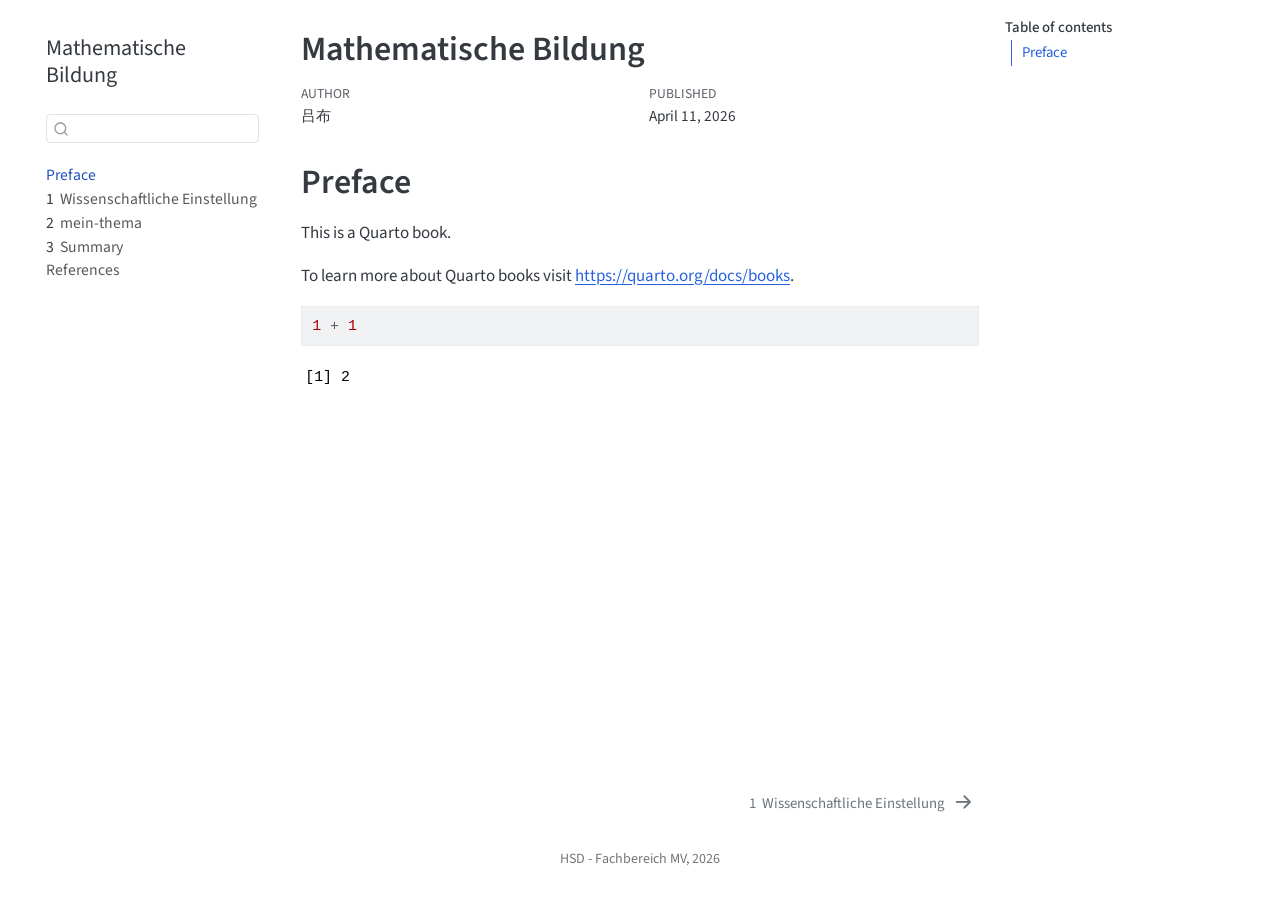
<file: index.html>
<!DOCTYPE html>
<html xmlns="http://www.w3.org/1999/xhtml" lang="en" xml:lang="en"><head>

<meta charset="utf-8">
<meta name="generator" content="quarto-1.10.18">

<meta name="viewport" content="width=device-width, initial-scale=1.0, user-scalable=yes">

<meta name="author" content="吕布">
<meta name="dcterms.date" content="2026-04-11">

<title>Mathematische Bildung</title>
<style>
/* Default styles provided by pandoc.
** See https://pandoc.org/MANUAL.html#variables-for-html for config info.
*/
span.smallcaps{font-variant: small-caps;}
div.columns{display: flex; gap: 1.5em;}
div.column{flex: auto;}
@media screen {
div.columns{gap: min(4vw, 1.5em);}
div.column{overflow-x: auto;}
}
div.hanging-indent{margin-left: 1.5em; text-indent: -1.5em;}
ul.task-list{list-style: none;}
ul.task-list li input[type="checkbox"] {
  width: 0.8em;
  margin: 0 0.8em 0.2em -1em; /* quarto-specific, see https://github.com/quarto-dev/quarto-cli/issues/4556 */ 
  vertical-align: middle;
}
/* CSS for syntax highlighting */
html { -webkit-text-size-adjust: 100%; }
pre > code.sourceCode { white-space: pre; position: relative; }
pre > code.sourceCode > span { display: inline-block; line-height: 1.25; }
pre > code.sourceCode > span:empty { height: 1.2em; }
.sourceCode { overflow: visible; }
code.sourceCode > span { color: inherit; text-decoration: inherit; }
div.sourceCode { margin: 1em 0; }
pre.sourceCode { margin: 0; }
@media screen {
div.sourceCode { overflow: auto; }
}
@media print {
pre > code.sourceCode { white-space: pre-wrap; }
pre > code.sourceCode > span { text-indent: -5em; padding-left: 5em; }
}
pre.numberSource code
  { counter-reset: source-line 0; }
pre.numberSource code > span
  { position: relative; left: -4em; counter-increment: source-line; }
pre.numberSource code > span > a:first-child::before
  { content: counter(source-line);
    position: relative; left: -1em; text-align: right; vertical-align: baseline;
    border: none; display: inline-block;
    -webkit-touch-callout: none; -webkit-user-select: none;
    -khtml-user-select: none; -moz-user-select: none;
    -ms-user-select: none; user-select: none;
    padding: 0 4px; width: 4em;
  }
pre.numberSource { margin-left: 3em;  padding-left: 4px; }
div.sourceCode
  {   }
@media screen {
pre > code.sourceCode > span > a:first-child::before { text-decoration: underline; }
}
</style>


<script src="site_libs/quarto-nav/quarto-nav.js"></script>
<script src="site_libs/quarto-nav/headroom.min.js"></script>
<script src="site_libs/clipboard/clipboard.min.js"></script>
<script src="site_libs/quarto-search/autocomplete.umd.js"></script>
<script src="site_libs/quarto-search/fuse.min.js"></script>
<script src="site_libs/quarto-search/quarto-search.js"></script>
<meta name="quarto:offset" content="./">
<link href="./intro.html" rel="next">
<script src="site_libs/quarto-html/quarto.js" type="module"></script>
<script src="site_libs/quarto-html/tabsets/tabsets.js" type="module"></script>
<script src="site_libs/quarto-html/popper.min.js"></script>
<script src="site_libs/quarto-html/tippy.umd.min.js"></script>
<script src="site_libs/quarto-html/anchor.min.js"></script>
<link href="site_libs/quarto-html/tippy.css" rel="stylesheet">
<link href="site_libs/quarto-html/quarto-syntax-highlighting-64a204ab8560d761af7679ceaba22944.css" rel="stylesheet" id="quarto-text-highlighting-styles">
<script src="site_libs/bootstrap/bootstrap.min.js"></script>
<link href="site_libs/bootstrap/bootstrap-icons.css" rel="stylesheet">
<link href="site_libs/bootstrap/bootstrap-77e3a8b38871266a3f47dbc46bde52b4.min.css" rel="stylesheet" append-hash="true" id="quarto-bootstrap" data-mode="light">
<script id="quarto-search-options" type="application/json">{
  "location": "sidebar",
  "copy-button": false,
  "collapse-after": 3,
  "panel-placement": "start",
  "type": "textbox",
  "limit": 50,
  "keyboard-shortcut": [
    "f",
    "/",
    "s"
  ],
  "show-item-context": false,
  "language": {
    "search-no-results-text": "No results",
    "search-matching-documents-text": "matching documents",
    "search-copy-link-title": "Copy link to search",
    "search-hide-matches-text": "Hide additional matches",
    "search-more-match-text": "more match in this document",
    "search-more-matches-text": "more matches in this document",
    "search-clear-button-title": "Clear",
    "search-text-placeholder": "",
    "search-detached-cancel-button-title": "Cancel",
    "search-submit-button-title": "Submit",
    "search-label": "Search"
  }
}</script>


</head>

<body class="nav-sidebar floating quarto-light">

<div id="quarto-search-results"></div>
  <header id="quarto-header" class="headroom fixed-top">
  <nav class="quarto-secondary-nav">
    <div class="container-fluid d-flex">
      <button type="button" class="quarto-btn-toggle btn" data-bs-toggle="collapse" role="button" data-bs-target=".quarto-sidebar-collapse-item" aria-controls="quarto-sidebar" aria-expanded="false" aria-label="Toggle sidebar navigation" onclick="if (window.quartoToggleHeadroom) { window.quartoToggleHeadroom(); }">
        <i class="bi bi-layout-text-sidebar-reverse"></i>
      </button>
        <nav class="quarto-page-breadcrumbs" aria-label="breadcrumb"><ol class="breadcrumb"><li class="breadcrumb-item"><a href="./index.html">Preface</a></li></ol></nav>
        <a class="flex-grow-1" role="navigation" data-bs-toggle="collapse" data-bs-target=".quarto-sidebar-collapse-item" aria-controls="quarto-sidebar" aria-expanded="false" aria-label="Toggle sidebar navigation" onclick="if (window.quartoToggleHeadroom) { window.quartoToggleHeadroom(); }">      
        </a>
      <button type="button" class="btn quarto-search-button" aria-label="Search" onclick="window.quartoOpenSearch();">
        <i class="bi bi-search"></i>
      </button>
    </div>
  </nav>
</header>
<!-- content -->
<div id="quarto-content" class="quarto-container page-columns page-rows-contents page-layout-article">
<!-- sidebar -->
  <nav id="quarto-sidebar" class="sidebar collapse collapse-horizontal quarto-sidebar-collapse-item sidebar-navigation floating overflow-auto">
    <div class="pt-lg-2 mt-2 text-left sidebar-header">
    <div class="sidebar-title mb-0 py-0">
      <a href="./">Mathematische Bildung</a> 
    </div>
      </div>
        <div class="mt-2 flex-shrink-0 align-items-center">
        <div class="sidebar-search">
        <div id="quarto-search" class="" title="Search"></div>
        </div>
        </div>
    <div class="sidebar-menu-container"> 
    <ul class="list-unstyled mt-1">
        <li class="sidebar-item">
  <div class="sidebar-item-container"> 
  <a href="./index.html" class="sidebar-item-text sidebar-link active">
 <span class="menu-text">Preface</span></a>
  </div>
</li>
        <li class="sidebar-item">
  <div class="sidebar-item-container"> 
  <a href="./intro.html" class="sidebar-item-text sidebar-link">
 <span class="menu-text"><span class="chapter-number">1</span>&nbsp; <span class="chapter-title">Wissenschaftliche Einstellung</span></span></a>
  </div>
</li>
        <li class="sidebar-item">
  <div class="sidebar-item-container"> 
  <a href="./parts/mein-thema.html" class="sidebar-item-text sidebar-link">
 <span class="menu-text"><span class="chapter-number">2</span>&nbsp; <span class="chapter-title">mein-thema</span></span></a>
  </div>
</li>
        <li class="sidebar-item">
  <div class="sidebar-item-container"> 
  <a href="./summary.html" class="sidebar-item-text sidebar-link">
 <span class="menu-text"><span class="chapter-number">3</span>&nbsp; <span class="chapter-title">Summary</span></span></a>
  </div>
</li>
        <li class="sidebar-item">
  <div class="sidebar-item-container"> 
  <a href="./references.html" class="sidebar-item-text sidebar-link">
 <span class="menu-text">References</span></a>
  </div>
</li>
    </ul>
    </div>
</nav>
<div id="quarto-sidebar-glass" class="quarto-sidebar-collapse-item" data-bs-toggle="collapse" data-bs-target=".quarto-sidebar-collapse-item"></div>
<!-- margin-sidebar -->
    <div id="quarto-margin-sidebar" class="sidebar margin-sidebar">
        <nav id="TOC" role="doc-toc" class="toc-active">
    <h2 id="toc-title">Table of contents</h2>
   
  <ul>
  <li><a href="#preface" id="toc-preface" class="nav-link active" data-scroll-target="#preface">Preface</a></li>
  </ul>
</nav>
    </div>
<!-- main -->
<main class="content" id="quarto-document-content">

<header id="title-block-header" class="quarto-title-block default">
<div class="quarto-title">
<h1 class="title">Mathematische Bildung</h1>
</div>



<div class="quarto-title-meta">

    <div>
    <div class="quarto-title-meta-heading">Author</div>
    <div class="quarto-title-meta-contents">
             <p>吕布 </p>
          </div>
  </div>
    
    <div>
    <div class="quarto-title-meta-heading">Published</div>
    <div class="quarto-title-meta-contents">
      <p class="date">April 11, 2026</p>
    </div>
  </div>
  
    
  </div>
  


</header>


<section id="preface" class="level1 unnumbered">
<h1 class="unnumbered">Preface</h1>
<p>This is a Quarto book.</p>
<p>To learn more about Quarto books visit <a href="https://quarto.org/docs/books" class="uri">https://quarto.org/docs/books</a>.</p>
<div class="cell">
<div class="code-copy-outer-scaffold"><div class="sourceCode cell-code" id="cb1"><pre class="sourceCode r code-with-copy"><code class="sourceCode r"><span id="cb1-1"><a href="#cb1-1" aria-hidden="true" tabindex="-1"></a><span class="dv">1</span> <span class="sc">+</span> <span class="dv">1</span></span></code></pre></div><button title="Copy to Clipboard" class="code-copy-button"><i class="bi"></i></button></div>
<div class="cell-output cell-output-stdout">
<pre><code>[1] 2</code></pre>
</div>
</div>


</section>

</main> <!-- /main -->
<script id="quarto-html-after-body" type="application/javascript">
  window.document.addEventListener("DOMContentLoaded", function (event) {
    const icon = "";
    const anchorJS = new window.AnchorJS();
    anchorJS.options = {
      placement: 'right',
      icon: icon
    };
    anchorJS.add('.anchored');
    const isCodeAnnotation = (el) => {
      for (const clz of el.classList) {
        if (clz.startsWith('code-annotation-')) {                     
          return true;
        }
      }
      return false;
    }
    const onCopySuccess = function(e) {
      // button target
      const button = e.trigger;
      // don't keep focus
      button.blur();
      // flash "checked"
      button.classList.add('code-copy-button-checked');
      var currentTitle = button.getAttribute("title");
      button.setAttribute("title", "Copied!");
      let tooltip;
      if (window.bootstrap) {
        button.setAttribute("data-bs-toggle", "tooltip");
        button.setAttribute("data-bs-placement", "left");
        button.setAttribute("data-bs-title", "Copied!");
        tooltip = new bootstrap.Tooltip(button, 
          { trigger: "manual", 
            customClass: "code-copy-button-tooltip",
            offset: [0, -8]});
        tooltip.show();    
      }
      setTimeout(function() {
        if (tooltip) {
          tooltip.hide();
          button.removeAttribute("data-bs-title");
          button.removeAttribute("data-bs-toggle");
          button.removeAttribute("data-bs-placement");
        }
        button.setAttribute("title", currentTitle);
        button.classList.remove('code-copy-button-checked');
      }, 1000);
      // clear code selection
      e.clearSelection();
    }
    const getTextToCopy = function(trigger) {
      const outerScaffold = trigger.parentElement.cloneNode(true);
      const codeEl = outerScaffold.querySelector('code');
      for (const childEl of codeEl.children) {
        if (isCodeAnnotation(childEl)) {
          childEl.remove();
        }
      }
      return codeEl.innerText;
    }
    const clipboard = new window.ClipboardJS('.code-copy-button:not([data-in-quarto-modal])', {
      text: getTextToCopy
    });
    clipboard.on('success', onCopySuccess);
    if (window.document.getElementById('quarto-embedded-source-code-modal')) {
      const clipboardModal = new window.ClipboardJS('.code-copy-button[data-in-quarto-modal]', {
        text: getTextToCopy,
        container: window.document.getElementById('quarto-embedded-source-code-modal')
      });
      clipboardModal.on('success', onCopySuccess);
    }
      var localhostRegex = new RegExp(/^(?:http|https):\/\/localhost\:?[0-9]*\//);
      var mailtoRegex = new RegExp(/^mailto:/);
        var filterRegex = new RegExp('/' + window.location.host + '/');
      var isInternal = (href) => {
          return filterRegex.test(href) || localhostRegex.test(href) || mailtoRegex.test(href);
      }
      // Inspect non-navigation links and adorn them if external
     var links = window.document.querySelectorAll('a[href]:not(.nav-link):not(.navbar-brand):not(.toc-action):not(.sidebar-link):not(.sidebar-item-toggle):not(.pagination-link):not(.no-external):not([aria-hidden]):not(.dropdown-item):not(.quarto-navigation-tool):not(.about-link)');
      for (var i=0; i<links.length; i++) {
        const link = links[i];
        if (!isInternal(link.href)) {
          // undo the damage that might have been done by quarto-nav.js in the case of
          // links that we want to consider external
          if (link.dataset.originalHref !== undefined) {
            link.href = link.dataset.originalHref;
          }
        }
      }
    function tippyHover(el, contentFn, onTriggerFn, onUntriggerFn) {
      const config = {
        allowHTML: true,
        maxWidth: 500,
        delay: 100,
        arrow: false,
        appendTo: function(el) {
            return el.parentElement;
        },
        interactive: true,
        interactiveBorder: 10,
        theme: 'quarto',
        placement: 'bottom-start',
      };
      if (contentFn) {
        config.content = contentFn;
      }
      if (onTriggerFn) {
        config.onTrigger = onTriggerFn;
      }
      if (onUntriggerFn) {
        config.onUntrigger = onUntriggerFn;
      }
      window.tippy(el, config); 
    }
    const noterefs = window.document.querySelectorAll('a[role="doc-noteref"]');
    for (var i=0; i<noterefs.length; i++) {
      const ref = noterefs[i];
      tippyHover(ref, function() {
        // use id or data attribute instead here
        let href = ref.getAttribute('data-footnote-href') || ref.getAttribute('href');
        try { href = new URL(href).hash; } catch {}
        const id = href.replace(/^#\/?/, "");
        const note = window.document.getElementById(id);
        if (note) {
          return note.innerHTML;
        } else {
          return "";
        }
      });
    }
    const xrefs = window.document.querySelectorAll('a.quarto-xref');
    const processXRef = (id, note) => {
      // Strip column container classes
      const stripColumnClz = (el) => {
        el.classList.remove("page-full", "page-columns");
        if (el.children) {
          for (const child of el.children) {
            stripColumnClz(child);
          }
        }
      }
      stripColumnClz(note)
      if (id === null || id.startsWith('sec-')) {
        // Special case sections, only their first couple elements
        const container = document.createElement("div");
        if (note.children && note.children.length > 2) {
          container.appendChild(note.children[0].cloneNode(true));
          for (let i = 1; i < note.children.length; i++) {
            const child = note.children[i];
            if (child.tagName === "P" && child.innerText === "") {
              continue;
            } else {
              container.appendChild(child.cloneNode(true));
              break;
            }
          }
          if (window.Quarto?.typesetMath) {
            window.Quarto.typesetMath(container);
          }
          return container.innerHTML
        } else {
          if (window.Quarto?.typesetMath) {
            window.Quarto.typesetMath(note);
          }
          return note.innerHTML;
        }
      } else {
        // Remove any anchor links if they are present
        const anchorLink = note.querySelector('a.anchorjs-link');
        if (anchorLink) {
          anchorLink.remove();
        }
        if (window.Quarto?.typesetMath) {
          window.Quarto.typesetMath(note);
        }
        if (note.classList.contains("callout")) {
          return note.outerHTML;
        } else {
          return note.innerHTML;
        }
      }
    }
    for (var i=0; i<xrefs.length; i++) {
      const xref = xrefs[i];
      tippyHover(xref, undefined, function(instance) {
        instance.disable();
        let url = xref.getAttribute('href');
        let hash = undefined; 
        if (url.startsWith('#')) {
          hash = url;
        } else {
          try { hash = new URL(url).hash; } catch {}
        }
        if (hash) {
          const id = hash.replace(/^#\/?/, "");
          const note = window.document.getElementById(id);
          if (note !== null) {
            try {
              const html = processXRef(id, note.cloneNode(true));
              instance.setContent(html);
            } finally {
              instance.enable();
              instance.show();
            }
          } else {
            // See if we can fetch this
            fetch(url.split('#')[0])
            .then(res => res.text())
            .then(html => {
              const parser = new DOMParser();
              const htmlDoc = parser.parseFromString(html, "text/html");
              const note = htmlDoc.getElementById(id);
              if (note !== null) {
                const html = processXRef(id, note);
                instance.setContent(html);
              } 
            }).finally(() => {
              instance.enable();
              instance.show();
            });
          }
        } else {
          // See if we can fetch a full url (with no hash to target)
          // This is a special case and we should probably do some content thinning / targeting
          fetch(url)
          .then(res => res.text())
          .then(html => {
            const parser = new DOMParser();
            const htmlDoc = parser.parseFromString(html, "text/html");
            const note = htmlDoc.querySelector('main.content');
            if (note !== null) {
              // This should only happen for chapter cross references
              // (since there is no id in the URL)
              // remove the first header
              if (note.children.length > 0 && note.children[0].tagName === "HEADER") {
                note.children[0].remove();
              }
              const html = processXRef(null, note);
              instance.setContent(html);
            } 
          }).finally(() => {
            instance.enable();
            instance.show();
          });
        }
      }, function(instance) {
      });
    }
        let selectedAnnoteEl;
        const selectorForAnnotation = ( cell, annotation) => {
          let cellAttr = 'data-code-cell="' + cell + '"';
          let lineAttr = 'data-code-annotation="' +  annotation + '"';
          const selector = 'span[' + cellAttr + '][' + lineAttr + ']';
          return selector;
        }
        const selectCodeLines = (annoteEl) => {
          const doc = window.document;
          const targetCell = annoteEl.getAttribute("data-target-cell");
          const targetAnnotation = annoteEl.getAttribute("data-target-annotation");
          const annoteSpan = window.document.querySelector(selectorForAnnotation(targetCell, targetAnnotation));
          const lines = annoteSpan.getAttribute("data-code-lines").split(",");
          const lineIds = lines.map((line) => {
            return targetCell + "-" + line;
          })
          let top = null;
          let height = null;
          let parent = null;
          if (lineIds.length > 0) {
              //compute the position of the single el (top and bottom and make a div)
              const el = window.document.getElementById(lineIds[0]);
              top = el.offsetTop;
              height = el.offsetHeight;
              parent = el.parentElement.parentElement;
            if (lineIds.length > 1) {
              const lastEl = window.document.getElementById(lineIds[lineIds.length - 1]);
              const bottom = lastEl.offsetTop + lastEl.offsetHeight;
              height = bottom - top;
            }
            if (top !== null && height !== null && parent !== null) {
              // cook up a div (if necessary) and position it 
              let div = window.document.getElementById("code-annotation-line-highlight");
              if (div === null) {
                div = window.document.createElement("div");
                div.setAttribute("id", "code-annotation-line-highlight");
                div.style.position = 'absolute';
                parent.appendChild(div);
              }
              div.style.top = top - 2 + "px";
              div.style.height = height + 4 + "px";
              div.style.left = 0;
              let gutterDiv = window.document.getElementById("code-annotation-line-highlight-gutter");
              if (gutterDiv === null) {
                gutterDiv = window.document.createElement("div");
                gutterDiv.setAttribute("id", "code-annotation-line-highlight-gutter");
                gutterDiv.style.position = 'absolute';
                const codeCell = window.document.getElementById(targetCell);
                const gutter = codeCell.querySelector('.code-annotation-gutter');
                gutter.appendChild(gutterDiv);
              }
              gutterDiv.style.top = top - 2 + "px";
              gutterDiv.style.height = height + 4 + "px";
            }
            selectedAnnoteEl = annoteEl;
          }
        };
        const unselectCodeLines = () => {
          const elementsIds = ["code-annotation-line-highlight", "code-annotation-line-highlight-gutter"];
          elementsIds.forEach((elId) => {
            const div = window.document.getElementById(elId);
            if (div) {
              div.remove();
            }
          });
          selectedAnnoteEl = undefined;
        };
          // Handle positioning of the toggle
      window.addEventListener(
        "resize",
        throttle(() => {
          elRect = undefined;
          if (selectedAnnoteEl) {
            selectCodeLines(selectedAnnoteEl);
          }
        }, 10)
      );
      function throttle(fn, ms) {
      let throttle = false;
      let timer;
        return (...args) => {
          if(!throttle) { // first call gets through
              fn.apply(this, args);
              throttle = true;
          } else { // all the others get throttled
              if(timer) clearTimeout(timer); // cancel #2
              timer = setTimeout(() => {
                fn.apply(this, args);
                timer = throttle = false;
              }, ms);
          }
        };
      }
        // Attach click handler to the DT
        const annoteDls = window.document.querySelectorAll('dt[data-target-cell]');
        for (const annoteDlNode of annoteDls) {
          annoteDlNode.addEventListener('click', (event) => {
            const clickedEl = event.target;
            if (clickedEl !== selectedAnnoteEl) {
              unselectCodeLines();
              const activeEl = window.document.querySelector('dt[data-target-cell].code-annotation-active');
              if (activeEl) {
                activeEl.classList.remove('code-annotation-active');
              }
              selectCodeLines(clickedEl);
              clickedEl.classList.add('code-annotation-active');
            } else {
              // Unselect the line
              unselectCodeLines();
              clickedEl.classList.remove('code-annotation-active');
            }
          });
        }
    const findCites = (el) => {
      const parentEl = el.parentElement;
      if (parentEl) {
        const cites = parentEl.dataset.cites;
        if (cites) {
          return {
            el,
            cites: cites.split(' ')
          };
        } else {
          return findCites(el.parentElement)
        }
      } else {
        return undefined;
      }
    };
    var bibliorefs = window.document.querySelectorAll('a[role="doc-biblioref"]');
    for (var i=0; i<bibliorefs.length; i++) {
      const ref = bibliorefs[i];
      const citeInfo = findCites(ref);
      if (citeInfo) {
        tippyHover(citeInfo.el, function() {
          var popup = window.document.createElement('div');
          citeInfo.cites.forEach(function(cite) {
            var citeDiv = window.document.createElement('div');
            citeDiv.classList.add('hanging-indent');
            citeDiv.classList.add('csl-entry');
            var biblioDiv = window.document.getElementById('ref-' + cite);
            if (biblioDiv) {
              citeDiv.innerHTML = biblioDiv.innerHTML;
            }
            popup.appendChild(citeDiv);
          });
          return popup.innerHTML;
        });
      }
    }
  });
  </script>
<nav class="page-navigation">
  <div class="nav-page nav-page-previous">
  </div>
  <div class="nav-page nav-page-next">
      <a href="./intro.html" class="pagination-link" aria-label="Wissenschaftliche Einstellung">
        <span class="nav-page-text"><span class="chapter-number">1</span>&nbsp; <span class="chapter-title">Wissenschaftliche Einstellung</span></span> <i class="bi bi-arrow-right-short"></i>
      </a>
  </div>
</nav>
</div> <!-- /content -->
<footer class="footer">
  <div class="nav-footer">
    <div class="nav-footer-left">
      &nbsp;
    </div>   
    <div class="nav-footer-center">
<p>HSD - Fachbereich MV, 2026</p>
</div>
    <div class="nav-footer-right">
      &nbsp;
    </div>
  </div>
</footer>




</body></html>
</file>
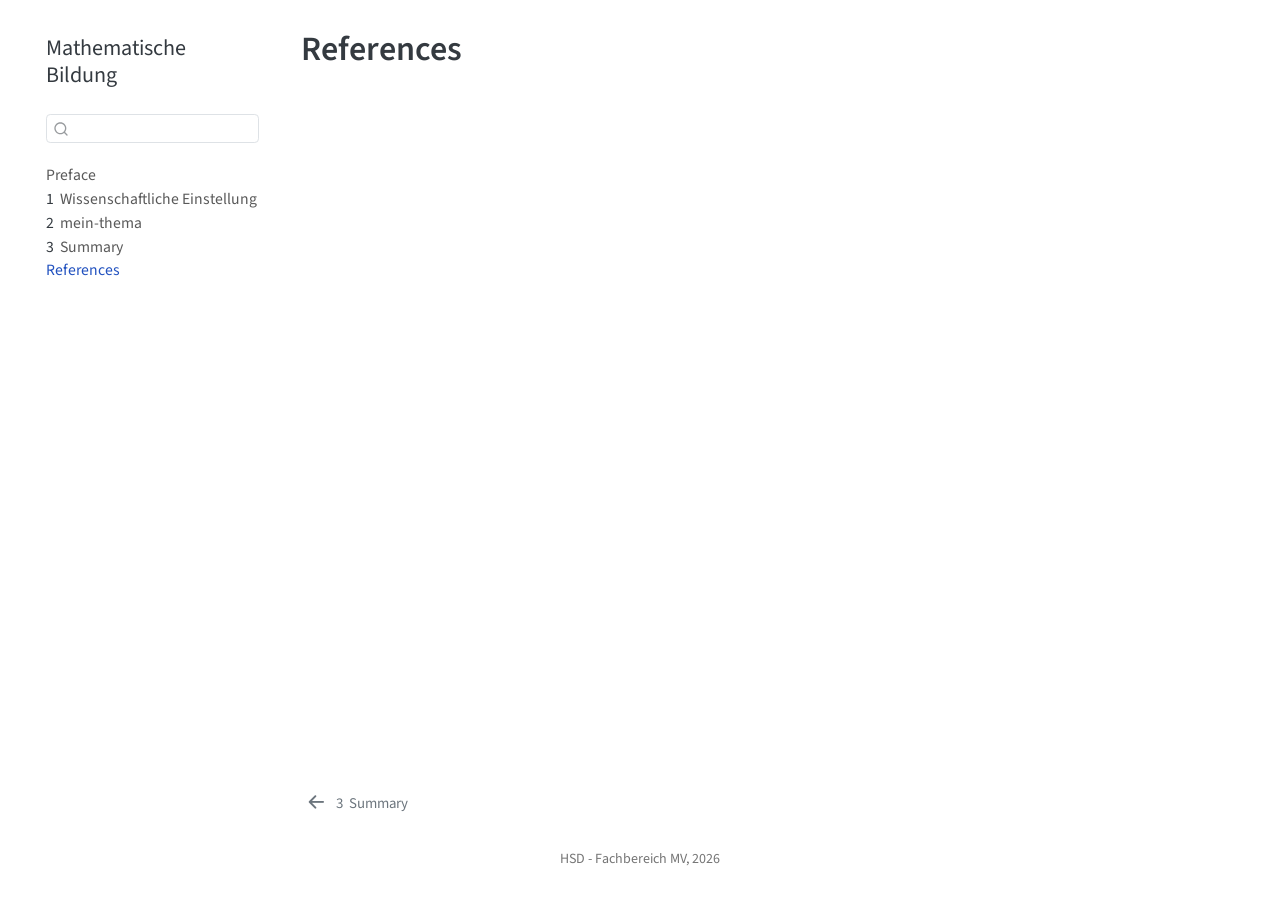
<file: references.html>
<!DOCTYPE html>
<html xmlns="http://www.w3.org/1999/xhtml" lang="en" xml:lang="en"><head>

<meta charset="utf-8">
<meta name="generator" content="quarto-1.10.18">

<meta name="viewport" content="width=device-width, initial-scale=1.0, user-scalable=yes">


<title>References – Mathematische Bildung</title>
<style>
/* Default styles provided by pandoc.
** See https://pandoc.org/MANUAL.html#variables-for-html for config info.
*/
span.smallcaps{font-variant: small-caps;}
div.columns{display: flex; gap: 1.5em;}
div.column{flex: auto;}
@media screen {
div.columns{gap: min(4vw, 1.5em);}
div.column{overflow-x: auto;}
}
div.hanging-indent{margin-left: 1.5em; text-indent: -1.5em;}
ul.task-list{list-style: none;}
ul.task-list li input[type="checkbox"] {
  width: 0.8em;
  margin: 0 0.8em 0.2em -1em; /* quarto-specific, see https://github.com/quarto-dev/quarto-cli/issues/4556 */ 
  vertical-align: middle;
}
/* CSS for citations */
div.csl-bib-body { }
div.csl-entry {
  clear: both;
}
.hanging-indent div.csl-entry {
  margin-left:2em;
  text-indent:-2em;
}
div.csl-left-margin {
  min-width:2em;
  float:left;
}
div.csl-right-inline {
  margin-left:2em;
  padding-left:1em;
}
div.csl-indent {
  margin-left: 2em;
}</style>


<script src="site_libs/quarto-nav/quarto-nav.js"></script>
<script src="site_libs/quarto-nav/headroom.min.js"></script>
<script src="site_libs/clipboard/clipboard.min.js"></script>
<script src="site_libs/quarto-search/autocomplete.umd.js"></script>
<script src="site_libs/quarto-search/fuse.min.js"></script>
<script src="site_libs/quarto-search/quarto-search.js"></script>
<meta name="quarto:offset" content="./">
<link href="./summary.html" rel="prev">
<script src="site_libs/quarto-html/quarto.js" type="module"></script>
<script src="site_libs/quarto-html/tabsets/tabsets.js" type="module"></script>
<script src="site_libs/quarto-html/popper.min.js"></script>
<script src="site_libs/quarto-html/tippy.umd.min.js"></script>
<script src="site_libs/quarto-html/anchor.min.js"></script>
<link href="site_libs/quarto-html/tippy.css" rel="stylesheet">
<link href="site_libs/quarto-html/quarto-syntax-highlighting-64a204ab8560d761af7679ceaba22944.css" rel="stylesheet" id="quarto-text-highlighting-styles">
<script src="site_libs/bootstrap/bootstrap.min.js"></script>
<link href="site_libs/bootstrap/bootstrap-icons.css" rel="stylesheet">
<link href="site_libs/bootstrap/bootstrap-77e3a8b38871266a3f47dbc46bde52b4.min.css" rel="stylesheet" append-hash="true" id="quarto-bootstrap" data-mode="light">
<script id="quarto-search-options" type="application/json">{
  "location": "sidebar",
  "copy-button": false,
  "collapse-after": 3,
  "panel-placement": "start",
  "type": "textbox",
  "limit": 50,
  "keyboard-shortcut": [
    "f",
    "/",
    "s"
  ],
  "show-item-context": false,
  "language": {
    "search-no-results-text": "No results",
    "search-matching-documents-text": "matching documents",
    "search-copy-link-title": "Copy link to search",
    "search-hide-matches-text": "Hide additional matches",
    "search-more-match-text": "more match in this document",
    "search-more-matches-text": "more matches in this document",
    "search-clear-button-title": "Clear",
    "search-text-placeholder": "",
    "search-detached-cancel-button-title": "Cancel",
    "search-submit-button-title": "Submit",
    "search-label": "Search"
  }
}</script>


</head>

<body class="nav-sidebar floating quarto-light">

<div id="quarto-search-results"></div>
  <header id="quarto-header" class="headroom fixed-top">
  <nav class="quarto-secondary-nav">
    <div class="container-fluid d-flex">
      <button type="button" class="quarto-btn-toggle btn" data-bs-toggle="collapse" role="button" data-bs-target=".quarto-sidebar-collapse-item" aria-controls="quarto-sidebar" aria-expanded="false" aria-label="Toggle sidebar navigation" onclick="if (window.quartoToggleHeadroom) { window.quartoToggleHeadroom(); }">
        <i class="bi bi-layout-text-sidebar-reverse"></i>
      </button>
        <nav class="quarto-page-breadcrumbs" aria-label="breadcrumb"><ol class="breadcrumb"><li class="breadcrumb-item"><a href="./references.html">References</a></li></ol></nav>
        <a class="flex-grow-1" role="navigation" data-bs-toggle="collapse" data-bs-target=".quarto-sidebar-collapse-item" aria-controls="quarto-sidebar" aria-expanded="false" aria-label="Toggle sidebar navigation" onclick="if (window.quartoToggleHeadroom) { window.quartoToggleHeadroom(); }">      
        </a>
      <button type="button" class="btn quarto-search-button" aria-label="Search" onclick="window.quartoOpenSearch();">
        <i class="bi bi-search"></i>
      </button>
    </div>
  </nav>
</header>
<!-- content -->
<div id="quarto-content" class="quarto-container page-columns page-rows-contents page-layout-article">
<!-- sidebar -->
  <nav id="quarto-sidebar" class="sidebar collapse collapse-horizontal quarto-sidebar-collapse-item sidebar-navigation floating overflow-auto">
    <div class="pt-lg-2 mt-2 text-left sidebar-header">
    <div class="sidebar-title mb-0 py-0">
      <a href="./">Mathematische Bildung</a> 
    </div>
      </div>
        <div class="mt-2 flex-shrink-0 align-items-center">
        <div class="sidebar-search">
        <div id="quarto-search" class="" title="Search"></div>
        </div>
        </div>
    <div class="sidebar-menu-container"> 
    <ul class="list-unstyled mt-1">
        <li class="sidebar-item">
  <div class="sidebar-item-container"> 
  <a href="./index.html" class="sidebar-item-text sidebar-link">
 <span class="menu-text">Preface</span></a>
  </div>
</li>
        <li class="sidebar-item">
  <div class="sidebar-item-container"> 
  <a href="./intro.html" class="sidebar-item-text sidebar-link">
 <span class="menu-text"><span class="chapter-number">1</span>&nbsp; <span class="chapter-title">Wissenschaftliche Einstellung</span></span></a>
  </div>
</li>
        <li class="sidebar-item">
  <div class="sidebar-item-container"> 
  <a href="./parts/mein-thema.html" class="sidebar-item-text sidebar-link">
 <span class="menu-text"><span class="chapter-number">2</span>&nbsp; <span class="chapter-title">mein-thema</span></span></a>
  </div>
</li>
        <li class="sidebar-item">
  <div class="sidebar-item-container"> 
  <a href="./summary.html" class="sidebar-item-text sidebar-link">
 <span class="menu-text"><span class="chapter-number">3</span>&nbsp; <span class="chapter-title">Summary</span></span></a>
  </div>
</li>
        <li class="sidebar-item">
  <div class="sidebar-item-container"> 
  <a href="./references.html" class="sidebar-item-text sidebar-link active">
 <span class="menu-text">References</span></a>
  </div>
</li>
    </ul>
    </div>
</nav>
<div id="quarto-sidebar-glass" class="quarto-sidebar-collapse-item" data-bs-toggle="collapse" data-bs-target=".quarto-sidebar-collapse-item"></div>
<!-- margin-sidebar -->
    <div id="quarto-margin-sidebar" class="sidebar margin-sidebar zindex-bottom">
        
    </div>
<!-- main -->
<main class="content" id="quarto-document-content">

<header id="title-block-header" class="quarto-title-block default">
<div class="quarto-title">
<h1 class="title">References</h1>
</div>



<div class="quarto-title-meta">

    
  
    
  </div>
  


</header>


<div id="refs" role="list" style="display: none">

</div>



</main> <!-- /main -->
<script id="quarto-html-after-body" type="application/javascript">
  window.document.addEventListener("DOMContentLoaded", function (event) {
    const icon = "";
    const anchorJS = new window.AnchorJS();
    anchorJS.options = {
      placement: 'right',
      icon: icon
    };
    anchorJS.add('.anchored');
    const isCodeAnnotation = (el) => {
      for (const clz of el.classList) {
        if (clz.startsWith('code-annotation-')) {                     
          return true;
        }
      }
      return false;
    }
    const onCopySuccess = function(e) {
      // button target
      const button = e.trigger;
      // don't keep focus
      button.blur();
      // flash "checked"
      button.classList.add('code-copy-button-checked');
      var currentTitle = button.getAttribute("title");
      button.setAttribute("title", "Copied!");
      let tooltip;
      if (window.bootstrap) {
        button.setAttribute("data-bs-toggle", "tooltip");
        button.setAttribute("data-bs-placement", "left");
        button.setAttribute("data-bs-title", "Copied!");
        tooltip = new bootstrap.Tooltip(button, 
          { trigger: "manual", 
            customClass: "code-copy-button-tooltip",
            offset: [0, -8]});
        tooltip.show();    
      }
      setTimeout(function() {
        if (tooltip) {
          tooltip.hide();
          button.removeAttribute("data-bs-title");
          button.removeAttribute("data-bs-toggle");
          button.removeAttribute("data-bs-placement");
        }
        button.setAttribute("title", currentTitle);
        button.classList.remove('code-copy-button-checked');
      }, 1000);
      // clear code selection
      e.clearSelection();
    }
    const getTextToCopy = function(trigger) {
      const outerScaffold = trigger.parentElement.cloneNode(true);
      const codeEl = outerScaffold.querySelector('code');
      for (const childEl of codeEl.children) {
        if (isCodeAnnotation(childEl)) {
          childEl.remove();
        }
      }
      return codeEl.innerText;
    }
    const clipboard = new window.ClipboardJS('.code-copy-button:not([data-in-quarto-modal])', {
      text: getTextToCopy
    });
    clipboard.on('success', onCopySuccess);
    if (window.document.getElementById('quarto-embedded-source-code-modal')) {
      const clipboardModal = new window.ClipboardJS('.code-copy-button[data-in-quarto-modal]', {
        text: getTextToCopy,
        container: window.document.getElementById('quarto-embedded-source-code-modal')
      });
      clipboardModal.on('success', onCopySuccess);
    }
      var localhostRegex = new RegExp(/^(?:http|https):\/\/localhost\:?[0-9]*\//);
      var mailtoRegex = new RegExp(/^mailto:/);
        var filterRegex = new RegExp('/' + window.location.host + '/');
      var isInternal = (href) => {
          return filterRegex.test(href) || localhostRegex.test(href) || mailtoRegex.test(href);
      }
      // Inspect non-navigation links and adorn them if external
     var links = window.document.querySelectorAll('a[href]:not(.nav-link):not(.navbar-brand):not(.toc-action):not(.sidebar-link):not(.sidebar-item-toggle):not(.pagination-link):not(.no-external):not([aria-hidden]):not(.dropdown-item):not(.quarto-navigation-tool):not(.about-link)');
      for (var i=0; i<links.length; i++) {
        const link = links[i];
        if (!isInternal(link.href)) {
          // undo the damage that might have been done by quarto-nav.js in the case of
          // links that we want to consider external
          if (link.dataset.originalHref !== undefined) {
            link.href = link.dataset.originalHref;
          }
        }
      }
    function tippyHover(el, contentFn, onTriggerFn, onUntriggerFn) {
      const config = {
        allowHTML: true,
        maxWidth: 500,
        delay: 100,
        arrow: false,
        appendTo: function(el) {
            return el.parentElement;
        },
        interactive: true,
        interactiveBorder: 10,
        theme: 'quarto',
        placement: 'bottom-start',
      };
      if (contentFn) {
        config.content = contentFn;
      }
      if (onTriggerFn) {
        config.onTrigger = onTriggerFn;
      }
      if (onUntriggerFn) {
        config.onUntrigger = onUntriggerFn;
      }
      window.tippy(el, config); 
    }
    const noterefs = window.document.querySelectorAll('a[role="doc-noteref"]');
    for (var i=0; i<noterefs.length; i++) {
      const ref = noterefs[i];
      tippyHover(ref, function() {
        // use id or data attribute instead here
        let href = ref.getAttribute('data-footnote-href') || ref.getAttribute('href');
        try { href = new URL(href).hash; } catch {}
        const id = href.replace(/^#\/?/, "");
        const note = window.document.getElementById(id);
        if (note) {
          return note.innerHTML;
        } else {
          return "";
        }
      });
    }
    const xrefs = window.document.querySelectorAll('a.quarto-xref');
    const processXRef = (id, note) => {
      // Strip column container classes
      const stripColumnClz = (el) => {
        el.classList.remove("page-full", "page-columns");
        if (el.children) {
          for (const child of el.children) {
            stripColumnClz(child);
          }
        }
      }
      stripColumnClz(note)
      if (id === null || id.startsWith('sec-')) {
        // Special case sections, only their first couple elements
        const container = document.createElement("div");
        if (note.children && note.children.length > 2) {
          container.appendChild(note.children[0].cloneNode(true));
          for (let i = 1; i < note.children.length; i++) {
            const child = note.children[i];
            if (child.tagName === "P" && child.innerText === "") {
              continue;
            } else {
              container.appendChild(child.cloneNode(true));
              break;
            }
          }
          if (window.Quarto?.typesetMath) {
            window.Quarto.typesetMath(container);
          }
          return container.innerHTML
        } else {
          if (window.Quarto?.typesetMath) {
            window.Quarto.typesetMath(note);
          }
          return note.innerHTML;
        }
      } else {
        // Remove any anchor links if they are present
        const anchorLink = note.querySelector('a.anchorjs-link');
        if (anchorLink) {
          anchorLink.remove();
        }
        if (window.Quarto?.typesetMath) {
          window.Quarto.typesetMath(note);
        }
        if (note.classList.contains("callout")) {
          return note.outerHTML;
        } else {
          return note.innerHTML;
        }
      }
    }
    for (var i=0; i<xrefs.length; i++) {
      const xref = xrefs[i];
      tippyHover(xref, undefined, function(instance) {
        instance.disable();
        let url = xref.getAttribute('href');
        let hash = undefined; 
        if (url.startsWith('#')) {
          hash = url;
        } else {
          try { hash = new URL(url).hash; } catch {}
        }
        if (hash) {
          const id = hash.replace(/^#\/?/, "");
          const note = window.document.getElementById(id);
          if (note !== null) {
            try {
              const html = processXRef(id, note.cloneNode(true));
              instance.setContent(html);
            } finally {
              instance.enable();
              instance.show();
            }
          } else {
            // See if we can fetch this
            fetch(url.split('#')[0])
            .then(res => res.text())
            .then(html => {
              const parser = new DOMParser();
              const htmlDoc = parser.parseFromString(html, "text/html");
              const note = htmlDoc.getElementById(id);
              if (note !== null) {
                const html = processXRef(id, note);
                instance.setContent(html);
              } 
            }).finally(() => {
              instance.enable();
              instance.show();
            });
          }
        } else {
          // See if we can fetch a full url (with no hash to target)
          // This is a special case and we should probably do some content thinning / targeting
          fetch(url)
          .then(res => res.text())
          .then(html => {
            const parser = new DOMParser();
            const htmlDoc = parser.parseFromString(html, "text/html");
            const note = htmlDoc.querySelector('main.content');
            if (note !== null) {
              // This should only happen for chapter cross references
              // (since there is no id in the URL)
              // remove the first header
              if (note.children.length > 0 && note.children[0].tagName === "HEADER") {
                note.children[0].remove();
              }
              const html = processXRef(null, note);
              instance.setContent(html);
            } 
          }).finally(() => {
            instance.enable();
            instance.show();
          });
        }
      }, function(instance) {
      });
    }
        let selectedAnnoteEl;
        const selectorForAnnotation = ( cell, annotation) => {
          let cellAttr = 'data-code-cell="' + cell + '"';
          let lineAttr = 'data-code-annotation="' +  annotation + '"';
          const selector = 'span[' + cellAttr + '][' + lineAttr + ']';
          return selector;
        }
        const selectCodeLines = (annoteEl) => {
          const doc = window.document;
          const targetCell = annoteEl.getAttribute("data-target-cell");
          const targetAnnotation = annoteEl.getAttribute("data-target-annotation");
          const annoteSpan = window.document.querySelector(selectorForAnnotation(targetCell, targetAnnotation));
          const lines = annoteSpan.getAttribute("data-code-lines").split(",");
          const lineIds = lines.map((line) => {
            return targetCell + "-" + line;
          })
          let top = null;
          let height = null;
          let parent = null;
          if (lineIds.length > 0) {
              //compute the position of the single el (top and bottom and make a div)
              const el = window.document.getElementById(lineIds[0]);
              top = el.offsetTop;
              height = el.offsetHeight;
              parent = el.parentElement.parentElement;
            if (lineIds.length > 1) {
              const lastEl = window.document.getElementById(lineIds[lineIds.length - 1]);
              const bottom = lastEl.offsetTop + lastEl.offsetHeight;
              height = bottom - top;
            }
            if (top !== null && height !== null && parent !== null) {
              // cook up a div (if necessary) and position it 
              let div = window.document.getElementById("code-annotation-line-highlight");
              if (div === null) {
                div = window.document.createElement("div");
                div.setAttribute("id", "code-annotation-line-highlight");
                div.style.position = 'absolute';
                parent.appendChild(div);
              }
              div.style.top = top - 2 + "px";
              div.style.height = height + 4 + "px";
              div.style.left = 0;
              let gutterDiv = window.document.getElementById("code-annotation-line-highlight-gutter");
              if (gutterDiv === null) {
                gutterDiv = window.document.createElement("div");
                gutterDiv.setAttribute("id", "code-annotation-line-highlight-gutter");
                gutterDiv.style.position = 'absolute';
                const codeCell = window.document.getElementById(targetCell);
                const gutter = codeCell.querySelector('.code-annotation-gutter');
                gutter.appendChild(gutterDiv);
              }
              gutterDiv.style.top = top - 2 + "px";
              gutterDiv.style.height = height + 4 + "px";
            }
            selectedAnnoteEl = annoteEl;
          }
        };
        const unselectCodeLines = () => {
          const elementsIds = ["code-annotation-line-highlight", "code-annotation-line-highlight-gutter"];
          elementsIds.forEach((elId) => {
            const div = window.document.getElementById(elId);
            if (div) {
              div.remove();
            }
          });
          selectedAnnoteEl = undefined;
        };
          // Handle positioning of the toggle
      window.addEventListener(
        "resize",
        throttle(() => {
          elRect = undefined;
          if (selectedAnnoteEl) {
            selectCodeLines(selectedAnnoteEl);
          }
        }, 10)
      );
      function throttle(fn, ms) {
      let throttle = false;
      let timer;
        return (...args) => {
          if(!throttle) { // first call gets through
              fn.apply(this, args);
              throttle = true;
          } else { // all the others get throttled
              if(timer) clearTimeout(timer); // cancel #2
              timer = setTimeout(() => {
                fn.apply(this, args);
                timer = throttle = false;
              }, ms);
          }
        };
      }
        // Attach click handler to the DT
        const annoteDls = window.document.querySelectorAll('dt[data-target-cell]');
        for (const annoteDlNode of annoteDls) {
          annoteDlNode.addEventListener('click', (event) => {
            const clickedEl = event.target;
            if (clickedEl !== selectedAnnoteEl) {
              unselectCodeLines();
              const activeEl = window.document.querySelector('dt[data-target-cell].code-annotation-active');
              if (activeEl) {
                activeEl.classList.remove('code-annotation-active');
              }
              selectCodeLines(clickedEl);
              clickedEl.classList.add('code-annotation-active');
            } else {
              // Unselect the line
              unselectCodeLines();
              clickedEl.classList.remove('code-annotation-active');
            }
          });
        }
    const findCites = (el) => {
      const parentEl = el.parentElement;
      if (parentEl) {
        const cites = parentEl.dataset.cites;
        if (cites) {
          return {
            el,
            cites: cites.split(' ')
          };
        } else {
          return findCites(el.parentElement)
        }
      } else {
        return undefined;
      }
    };
    var bibliorefs = window.document.querySelectorAll('a[role="doc-biblioref"]');
    for (var i=0; i<bibliorefs.length; i++) {
      const ref = bibliorefs[i];
      const citeInfo = findCites(ref);
      if (citeInfo) {
        tippyHover(citeInfo.el, function() {
          var popup = window.document.createElement('div');
          citeInfo.cites.forEach(function(cite) {
            var citeDiv = window.document.createElement('div');
            citeDiv.classList.add('hanging-indent');
            citeDiv.classList.add('csl-entry');
            var biblioDiv = window.document.getElementById('ref-' + cite);
            if (biblioDiv) {
              citeDiv.innerHTML = biblioDiv.innerHTML;
            }
            popup.appendChild(citeDiv);
          });
          return popup.innerHTML;
        });
      }
    }
  });
  </script>
<nav class="page-navigation">
  <div class="nav-page nav-page-previous">
      <a href="./summary.html" class="pagination-link" aria-label="Summary">
        <i class="bi bi-arrow-left-short"></i> <span class="nav-page-text"><span class="chapter-number">3</span>&nbsp; <span class="chapter-title">Summary</span></span>
      </a>          
  </div>
  <div class="nav-page nav-page-next">
  </div>
</nav>
</div> <!-- /content -->
<footer class="footer">
  <div class="nav-footer">
    <div class="nav-footer-left">
      &nbsp;
    </div>   
    <div class="nav-footer-center">
<p>HSD - Fachbereich MV, 2026</p>
</div>
    <div class="nav-footer-right">
      &nbsp;
    </div>
  </div>
</footer>




</body></html>
</file>
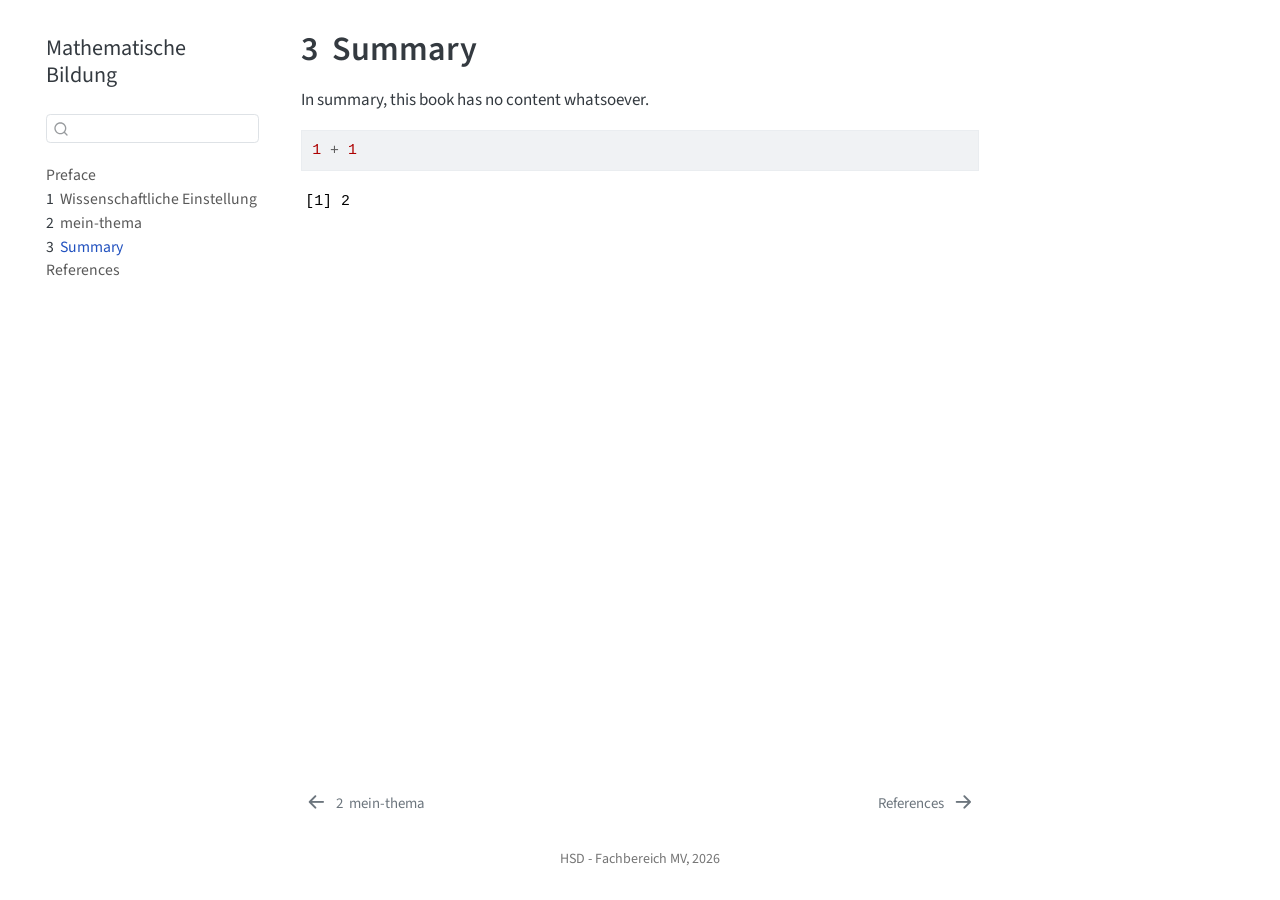
<file: summary.html>
<!DOCTYPE html>
<html xmlns="http://www.w3.org/1999/xhtml" lang="en" xml:lang="en"><head>

<meta charset="utf-8">
<meta name="generator" content="quarto-1.10.18">

<meta name="viewport" content="width=device-width, initial-scale=1.0, user-scalable=yes">


<title>3&nbsp; Summary – Mathematische Bildung</title>
<style>
/* Default styles provided by pandoc.
** See https://pandoc.org/MANUAL.html#variables-for-html for config info.
*/
span.smallcaps{font-variant: small-caps;}
div.columns{display: flex; gap: 1.5em;}
div.column{flex: auto;}
@media screen {
div.columns{gap: min(4vw, 1.5em);}
div.column{overflow-x: auto;}
}
div.hanging-indent{margin-left: 1.5em; text-indent: -1.5em;}
ul.task-list{list-style: none;}
ul.task-list li input[type="checkbox"] {
  width: 0.8em;
  margin: 0 0.8em 0.2em -1em; /* quarto-specific, see https://github.com/quarto-dev/quarto-cli/issues/4556 */ 
  vertical-align: middle;
}
/* CSS for syntax highlighting */
html { -webkit-text-size-adjust: 100%; }
pre > code.sourceCode { white-space: pre; position: relative; }
pre > code.sourceCode > span { display: inline-block; line-height: 1.25; }
pre > code.sourceCode > span:empty { height: 1.2em; }
.sourceCode { overflow: visible; }
code.sourceCode > span { color: inherit; text-decoration: inherit; }
div.sourceCode { margin: 1em 0; }
pre.sourceCode { margin: 0; }
@media screen {
div.sourceCode { overflow: auto; }
}
@media print {
pre > code.sourceCode { white-space: pre-wrap; }
pre > code.sourceCode > span { text-indent: -5em; padding-left: 5em; }
}
pre.numberSource code
  { counter-reset: source-line 0; }
pre.numberSource code > span
  { position: relative; left: -4em; counter-increment: source-line; }
pre.numberSource code > span > a:first-child::before
  { content: counter(source-line);
    position: relative; left: -1em; text-align: right; vertical-align: baseline;
    border: none; display: inline-block;
    -webkit-touch-callout: none; -webkit-user-select: none;
    -khtml-user-select: none; -moz-user-select: none;
    -ms-user-select: none; user-select: none;
    padding: 0 4px; width: 4em;
  }
pre.numberSource { margin-left: 3em;  padding-left: 4px; }
div.sourceCode
  {   }
@media screen {
pre > code.sourceCode > span > a:first-child::before { text-decoration: underline; }
}
</style>


<script src="site_libs/quarto-nav/quarto-nav.js"></script>
<script src="site_libs/quarto-nav/headroom.min.js"></script>
<script src="site_libs/clipboard/clipboard.min.js"></script>
<script src="site_libs/quarto-search/autocomplete.umd.js"></script>
<script src="site_libs/quarto-search/fuse.min.js"></script>
<script src="site_libs/quarto-search/quarto-search.js"></script>
<meta name="quarto:offset" content="./">
<link href="./references.html" rel="next">
<link href="./parts/mein-thema.html" rel="prev">
<script src="site_libs/quarto-html/quarto.js" type="module"></script>
<script src="site_libs/quarto-html/tabsets/tabsets.js" type="module"></script>
<script src="site_libs/quarto-html/popper.min.js"></script>
<script src="site_libs/quarto-html/tippy.umd.min.js"></script>
<script src="site_libs/quarto-html/anchor.min.js"></script>
<link href="site_libs/quarto-html/tippy.css" rel="stylesheet">
<link href="site_libs/quarto-html/quarto-syntax-highlighting-64a204ab8560d761af7679ceaba22944.css" rel="stylesheet" id="quarto-text-highlighting-styles">
<script src="site_libs/bootstrap/bootstrap.min.js"></script>
<link href="site_libs/bootstrap/bootstrap-icons.css" rel="stylesheet">
<link href="site_libs/bootstrap/bootstrap-77e3a8b38871266a3f47dbc46bde52b4.min.css" rel="stylesheet" append-hash="true" id="quarto-bootstrap" data-mode="light">
<script id="quarto-search-options" type="application/json">{
  "location": "sidebar",
  "copy-button": false,
  "collapse-after": 3,
  "panel-placement": "start",
  "type": "textbox",
  "limit": 50,
  "keyboard-shortcut": [
    "f",
    "/",
    "s"
  ],
  "show-item-context": false,
  "language": {
    "search-no-results-text": "No results",
    "search-matching-documents-text": "matching documents",
    "search-copy-link-title": "Copy link to search",
    "search-hide-matches-text": "Hide additional matches",
    "search-more-match-text": "more match in this document",
    "search-more-matches-text": "more matches in this document",
    "search-clear-button-title": "Clear",
    "search-text-placeholder": "",
    "search-detached-cancel-button-title": "Cancel",
    "search-submit-button-title": "Submit",
    "search-label": "Search"
  }
}</script>


</head>

<body class="nav-sidebar floating quarto-light">

<div id="quarto-search-results"></div>
  <header id="quarto-header" class="headroom fixed-top">
  <nav class="quarto-secondary-nav">
    <div class="container-fluid d-flex">
      <button type="button" class="quarto-btn-toggle btn" data-bs-toggle="collapse" role="button" data-bs-target=".quarto-sidebar-collapse-item" aria-controls="quarto-sidebar" aria-expanded="false" aria-label="Toggle sidebar navigation" onclick="if (window.quartoToggleHeadroom) { window.quartoToggleHeadroom(); }">
        <i class="bi bi-layout-text-sidebar-reverse"></i>
      </button>
        <nav class="quarto-page-breadcrumbs" aria-label="breadcrumb"><ol class="breadcrumb"><li class="breadcrumb-item"><a href="./summary.html"><span class="chapter-number">3</span>&nbsp; <span class="chapter-title">Summary</span></a></li></ol></nav>
        <a class="flex-grow-1" role="navigation" data-bs-toggle="collapse" data-bs-target=".quarto-sidebar-collapse-item" aria-controls="quarto-sidebar" aria-expanded="false" aria-label="Toggle sidebar navigation" onclick="if (window.quartoToggleHeadroom) { window.quartoToggleHeadroom(); }">      
        </a>
      <button type="button" class="btn quarto-search-button" aria-label="Search" onclick="window.quartoOpenSearch();">
        <i class="bi bi-search"></i>
      </button>
    </div>
  </nav>
</header>
<!-- content -->
<div id="quarto-content" class="quarto-container page-columns page-rows-contents page-layout-article">
<!-- sidebar -->
  <nav id="quarto-sidebar" class="sidebar collapse collapse-horizontal quarto-sidebar-collapse-item sidebar-navigation floating overflow-auto">
    <div class="pt-lg-2 mt-2 text-left sidebar-header">
    <div class="sidebar-title mb-0 py-0">
      <a href="./">Mathematische Bildung</a> 
    </div>
      </div>
        <div class="mt-2 flex-shrink-0 align-items-center">
        <div class="sidebar-search">
        <div id="quarto-search" class="" title="Search"></div>
        </div>
        </div>
    <div class="sidebar-menu-container"> 
    <ul class="list-unstyled mt-1">
        <li class="sidebar-item">
  <div class="sidebar-item-container"> 
  <a href="./index.html" class="sidebar-item-text sidebar-link">
 <span class="menu-text">Preface</span></a>
  </div>
</li>
        <li class="sidebar-item">
  <div class="sidebar-item-container"> 
  <a href="./intro.html" class="sidebar-item-text sidebar-link">
 <span class="menu-text"><span class="chapter-number">1</span>&nbsp; <span class="chapter-title">Wissenschaftliche Einstellung</span></span></a>
  </div>
</li>
        <li class="sidebar-item">
  <div class="sidebar-item-container"> 
  <a href="./parts/mein-thema.html" class="sidebar-item-text sidebar-link">
 <span class="menu-text"><span class="chapter-number">2</span>&nbsp; <span class="chapter-title">mein-thema</span></span></a>
  </div>
</li>
        <li class="sidebar-item">
  <div class="sidebar-item-container"> 
  <a href="./summary.html" class="sidebar-item-text sidebar-link active">
 <span class="menu-text"><span class="chapter-number">3</span>&nbsp; <span class="chapter-title">Summary</span></span></a>
  </div>
</li>
        <li class="sidebar-item">
  <div class="sidebar-item-container"> 
  <a href="./references.html" class="sidebar-item-text sidebar-link">
 <span class="menu-text">References</span></a>
  </div>
</li>
    </ul>
    </div>
</nav>
<div id="quarto-sidebar-glass" class="quarto-sidebar-collapse-item" data-bs-toggle="collapse" data-bs-target=".quarto-sidebar-collapse-item"></div>
<!-- margin-sidebar -->
    <div id="quarto-margin-sidebar" class="sidebar margin-sidebar zindex-bottom">
        
    </div>
<!-- main -->
<main class="content" id="quarto-document-content">

<header id="title-block-header" class="quarto-title-block default">
<div class="quarto-title">
<h1 class="title"><span class="chapter-number">3</span>&nbsp; <span class="chapter-title">Summary</span></h1>
</div>



<div class="quarto-title-meta">

    
  
    
  </div>
  


</header>


<p>In summary, this book has no content whatsoever.</p>
<div class="cell">
<div class="code-copy-outer-scaffold"><div class="sourceCode cell-code" id="cb1"><pre class="sourceCode r code-with-copy"><code class="sourceCode r"><span id="cb1-1"><a href="#cb1-1" aria-hidden="true" tabindex="-1"></a><span class="dv">1</span> <span class="sc">+</span> <span class="dv">1</span></span></code></pre></div><button title="Copy to Clipboard" class="code-copy-button"><i class="bi"></i></button></div>
<div class="cell-output cell-output-stdout">
<pre><code>[1] 2</code></pre>
</div>
</div>



</main> <!-- /main -->
<script id="quarto-html-after-body" type="application/javascript">
  window.document.addEventListener("DOMContentLoaded", function (event) {
    const icon = "";
    const anchorJS = new window.AnchorJS();
    anchorJS.options = {
      placement: 'right',
      icon: icon
    };
    anchorJS.add('.anchored');
    const isCodeAnnotation = (el) => {
      for (const clz of el.classList) {
        if (clz.startsWith('code-annotation-')) {                     
          return true;
        }
      }
      return false;
    }
    const onCopySuccess = function(e) {
      // button target
      const button = e.trigger;
      // don't keep focus
      button.blur();
      // flash "checked"
      button.classList.add('code-copy-button-checked');
      var currentTitle = button.getAttribute("title");
      button.setAttribute("title", "Copied!");
      let tooltip;
      if (window.bootstrap) {
        button.setAttribute("data-bs-toggle", "tooltip");
        button.setAttribute("data-bs-placement", "left");
        button.setAttribute("data-bs-title", "Copied!");
        tooltip = new bootstrap.Tooltip(button, 
          { trigger: "manual", 
            customClass: "code-copy-button-tooltip",
            offset: [0, -8]});
        tooltip.show();    
      }
      setTimeout(function() {
        if (tooltip) {
          tooltip.hide();
          button.removeAttribute("data-bs-title");
          button.removeAttribute("data-bs-toggle");
          button.removeAttribute("data-bs-placement");
        }
        button.setAttribute("title", currentTitle);
        button.classList.remove('code-copy-button-checked');
      }, 1000);
      // clear code selection
      e.clearSelection();
    }
    const getTextToCopy = function(trigger) {
      const outerScaffold = trigger.parentElement.cloneNode(true);
      const codeEl = outerScaffold.querySelector('code');
      for (const childEl of codeEl.children) {
        if (isCodeAnnotation(childEl)) {
          childEl.remove();
        }
      }
      return codeEl.innerText;
    }
    const clipboard = new window.ClipboardJS('.code-copy-button:not([data-in-quarto-modal])', {
      text: getTextToCopy
    });
    clipboard.on('success', onCopySuccess);
    if (window.document.getElementById('quarto-embedded-source-code-modal')) {
      const clipboardModal = new window.ClipboardJS('.code-copy-button[data-in-quarto-modal]', {
        text: getTextToCopy,
        container: window.document.getElementById('quarto-embedded-source-code-modal')
      });
      clipboardModal.on('success', onCopySuccess);
    }
      var localhostRegex = new RegExp(/^(?:http|https):\/\/localhost\:?[0-9]*\//);
      var mailtoRegex = new RegExp(/^mailto:/);
        var filterRegex = new RegExp('/' + window.location.host + '/');
      var isInternal = (href) => {
          return filterRegex.test(href) || localhostRegex.test(href) || mailtoRegex.test(href);
      }
      // Inspect non-navigation links and adorn them if external
     var links = window.document.querySelectorAll('a[href]:not(.nav-link):not(.navbar-brand):not(.toc-action):not(.sidebar-link):not(.sidebar-item-toggle):not(.pagination-link):not(.no-external):not([aria-hidden]):not(.dropdown-item):not(.quarto-navigation-tool):not(.about-link)');
      for (var i=0; i<links.length; i++) {
        const link = links[i];
        if (!isInternal(link.href)) {
          // undo the damage that might have been done by quarto-nav.js in the case of
          // links that we want to consider external
          if (link.dataset.originalHref !== undefined) {
            link.href = link.dataset.originalHref;
          }
        }
      }
    function tippyHover(el, contentFn, onTriggerFn, onUntriggerFn) {
      const config = {
        allowHTML: true,
        maxWidth: 500,
        delay: 100,
        arrow: false,
        appendTo: function(el) {
            return el.parentElement;
        },
        interactive: true,
        interactiveBorder: 10,
        theme: 'quarto',
        placement: 'bottom-start',
      };
      if (contentFn) {
        config.content = contentFn;
      }
      if (onTriggerFn) {
        config.onTrigger = onTriggerFn;
      }
      if (onUntriggerFn) {
        config.onUntrigger = onUntriggerFn;
      }
      window.tippy(el, config); 
    }
    const noterefs = window.document.querySelectorAll('a[role="doc-noteref"]');
    for (var i=0; i<noterefs.length; i++) {
      const ref = noterefs[i];
      tippyHover(ref, function() {
        // use id or data attribute instead here
        let href = ref.getAttribute('data-footnote-href') || ref.getAttribute('href');
        try { href = new URL(href).hash; } catch {}
        const id = href.replace(/^#\/?/, "");
        const note = window.document.getElementById(id);
        if (note) {
          return note.innerHTML;
        } else {
          return "";
        }
      });
    }
    const xrefs = window.document.querySelectorAll('a.quarto-xref');
    const processXRef = (id, note) => {
      // Strip column container classes
      const stripColumnClz = (el) => {
        el.classList.remove("page-full", "page-columns");
        if (el.children) {
          for (const child of el.children) {
            stripColumnClz(child);
          }
        }
      }
      stripColumnClz(note)
      if (id === null || id.startsWith('sec-')) {
        // Special case sections, only their first couple elements
        const container = document.createElement("div");
        if (note.children && note.children.length > 2) {
          container.appendChild(note.children[0].cloneNode(true));
          for (let i = 1; i < note.children.length; i++) {
            const child = note.children[i];
            if (child.tagName === "P" && child.innerText === "") {
              continue;
            } else {
              container.appendChild(child.cloneNode(true));
              break;
            }
          }
          if (window.Quarto?.typesetMath) {
            window.Quarto.typesetMath(container);
          }
          return container.innerHTML
        } else {
          if (window.Quarto?.typesetMath) {
            window.Quarto.typesetMath(note);
          }
          return note.innerHTML;
        }
      } else {
        // Remove any anchor links if they are present
        const anchorLink = note.querySelector('a.anchorjs-link');
        if (anchorLink) {
          anchorLink.remove();
        }
        if (window.Quarto?.typesetMath) {
          window.Quarto.typesetMath(note);
        }
        if (note.classList.contains("callout")) {
          return note.outerHTML;
        } else {
          return note.innerHTML;
        }
      }
    }
    for (var i=0; i<xrefs.length; i++) {
      const xref = xrefs[i];
      tippyHover(xref, undefined, function(instance) {
        instance.disable();
        let url = xref.getAttribute('href');
        let hash = undefined; 
        if (url.startsWith('#')) {
          hash = url;
        } else {
          try { hash = new URL(url).hash; } catch {}
        }
        if (hash) {
          const id = hash.replace(/^#\/?/, "");
          const note = window.document.getElementById(id);
          if (note !== null) {
            try {
              const html = processXRef(id, note.cloneNode(true));
              instance.setContent(html);
            } finally {
              instance.enable();
              instance.show();
            }
          } else {
            // See if we can fetch this
            fetch(url.split('#')[0])
            .then(res => res.text())
            .then(html => {
              const parser = new DOMParser();
              const htmlDoc = parser.parseFromString(html, "text/html");
              const note = htmlDoc.getElementById(id);
              if (note !== null) {
                const html = processXRef(id, note);
                instance.setContent(html);
              } 
            }).finally(() => {
              instance.enable();
              instance.show();
            });
          }
        } else {
          // See if we can fetch a full url (with no hash to target)
          // This is a special case and we should probably do some content thinning / targeting
          fetch(url)
          .then(res => res.text())
          .then(html => {
            const parser = new DOMParser();
            const htmlDoc = parser.parseFromString(html, "text/html");
            const note = htmlDoc.querySelector('main.content');
            if (note !== null) {
              // This should only happen for chapter cross references
              // (since there is no id in the URL)
              // remove the first header
              if (note.children.length > 0 && note.children[0].tagName === "HEADER") {
                note.children[0].remove();
              }
              const html = processXRef(null, note);
              instance.setContent(html);
            } 
          }).finally(() => {
            instance.enable();
            instance.show();
          });
        }
      }, function(instance) {
      });
    }
        let selectedAnnoteEl;
        const selectorForAnnotation = ( cell, annotation) => {
          let cellAttr = 'data-code-cell="' + cell + '"';
          let lineAttr = 'data-code-annotation="' +  annotation + '"';
          const selector = 'span[' + cellAttr + '][' + lineAttr + ']';
          return selector;
        }
        const selectCodeLines = (annoteEl) => {
          const doc = window.document;
          const targetCell = annoteEl.getAttribute("data-target-cell");
          const targetAnnotation = annoteEl.getAttribute("data-target-annotation");
          const annoteSpan = window.document.querySelector(selectorForAnnotation(targetCell, targetAnnotation));
          const lines = annoteSpan.getAttribute("data-code-lines").split(",");
          const lineIds = lines.map((line) => {
            return targetCell + "-" + line;
          })
          let top = null;
          let height = null;
          let parent = null;
          if (lineIds.length > 0) {
              //compute the position of the single el (top and bottom and make a div)
              const el = window.document.getElementById(lineIds[0]);
              top = el.offsetTop;
              height = el.offsetHeight;
              parent = el.parentElement.parentElement;
            if (lineIds.length > 1) {
              const lastEl = window.document.getElementById(lineIds[lineIds.length - 1]);
              const bottom = lastEl.offsetTop + lastEl.offsetHeight;
              height = bottom - top;
            }
            if (top !== null && height !== null && parent !== null) {
              // cook up a div (if necessary) and position it 
              let div = window.document.getElementById("code-annotation-line-highlight");
              if (div === null) {
                div = window.document.createElement("div");
                div.setAttribute("id", "code-annotation-line-highlight");
                div.style.position = 'absolute';
                parent.appendChild(div);
              }
              div.style.top = top - 2 + "px";
              div.style.height = height + 4 + "px";
              div.style.left = 0;
              let gutterDiv = window.document.getElementById("code-annotation-line-highlight-gutter");
              if (gutterDiv === null) {
                gutterDiv = window.document.createElement("div");
                gutterDiv.setAttribute("id", "code-annotation-line-highlight-gutter");
                gutterDiv.style.position = 'absolute';
                const codeCell = window.document.getElementById(targetCell);
                const gutter = codeCell.querySelector('.code-annotation-gutter');
                gutter.appendChild(gutterDiv);
              }
              gutterDiv.style.top = top - 2 + "px";
              gutterDiv.style.height = height + 4 + "px";
            }
            selectedAnnoteEl = annoteEl;
          }
        };
        const unselectCodeLines = () => {
          const elementsIds = ["code-annotation-line-highlight", "code-annotation-line-highlight-gutter"];
          elementsIds.forEach((elId) => {
            const div = window.document.getElementById(elId);
            if (div) {
              div.remove();
            }
          });
          selectedAnnoteEl = undefined;
        };
          // Handle positioning of the toggle
      window.addEventListener(
        "resize",
        throttle(() => {
          elRect = undefined;
          if (selectedAnnoteEl) {
            selectCodeLines(selectedAnnoteEl);
          }
        }, 10)
      );
      function throttle(fn, ms) {
      let throttle = false;
      let timer;
        return (...args) => {
          if(!throttle) { // first call gets through
              fn.apply(this, args);
              throttle = true;
          } else { // all the others get throttled
              if(timer) clearTimeout(timer); // cancel #2
              timer = setTimeout(() => {
                fn.apply(this, args);
                timer = throttle = false;
              }, ms);
          }
        };
      }
        // Attach click handler to the DT
        const annoteDls = window.document.querySelectorAll('dt[data-target-cell]');
        for (const annoteDlNode of annoteDls) {
          annoteDlNode.addEventListener('click', (event) => {
            const clickedEl = event.target;
            if (clickedEl !== selectedAnnoteEl) {
              unselectCodeLines();
              const activeEl = window.document.querySelector('dt[data-target-cell].code-annotation-active');
              if (activeEl) {
                activeEl.classList.remove('code-annotation-active');
              }
              selectCodeLines(clickedEl);
              clickedEl.classList.add('code-annotation-active');
            } else {
              // Unselect the line
              unselectCodeLines();
              clickedEl.classList.remove('code-annotation-active');
            }
          });
        }
    const findCites = (el) => {
      const parentEl = el.parentElement;
      if (parentEl) {
        const cites = parentEl.dataset.cites;
        if (cites) {
          return {
            el,
            cites: cites.split(' ')
          };
        } else {
          return findCites(el.parentElement)
        }
      } else {
        return undefined;
      }
    };
    var bibliorefs = window.document.querySelectorAll('a[role="doc-biblioref"]');
    for (var i=0; i<bibliorefs.length; i++) {
      const ref = bibliorefs[i];
      const citeInfo = findCites(ref);
      if (citeInfo) {
        tippyHover(citeInfo.el, function() {
          var popup = window.document.createElement('div');
          citeInfo.cites.forEach(function(cite) {
            var citeDiv = window.document.createElement('div');
            citeDiv.classList.add('hanging-indent');
            citeDiv.classList.add('csl-entry');
            var biblioDiv = window.document.getElementById('ref-' + cite);
            if (biblioDiv) {
              citeDiv.innerHTML = biblioDiv.innerHTML;
            }
            popup.appendChild(citeDiv);
          });
          return popup.innerHTML;
        });
      }
    }
  });
  </script>
<nav class="page-navigation">
  <div class="nav-page nav-page-previous">
      <a href="./parts/mein-thema.html" class="pagination-link" aria-label="mein-thema">
        <i class="bi bi-arrow-left-short"></i> <span class="nav-page-text"><span class="chapter-number">2</span>&nbsp; <span class="chapter-title">mein-thema</span></span>
      </a>          
  </div>
  <div class="nav-page nav-page-next">
      <a href="./references.html" class="pagination-link" aria-label="References">
        <span class="nav-page-text">References</span> <i class="bi bi-arrow-right-short"></i>
      </a>
  </div>
</nav>
</div> <!-- /content -->
<footer class="footer">
  <div class="nav-footer">
    <div class="nav-footer-left">
      &nbsp;
    </div>   
    <div class="nav-footer-center">
<p>HSD - Fachbereich MV, 2026</p>
</div>
    <div class="nav-footer-right">
      &nbsp;
    </div>
  </div>
</footer>




</body></html>
</file>
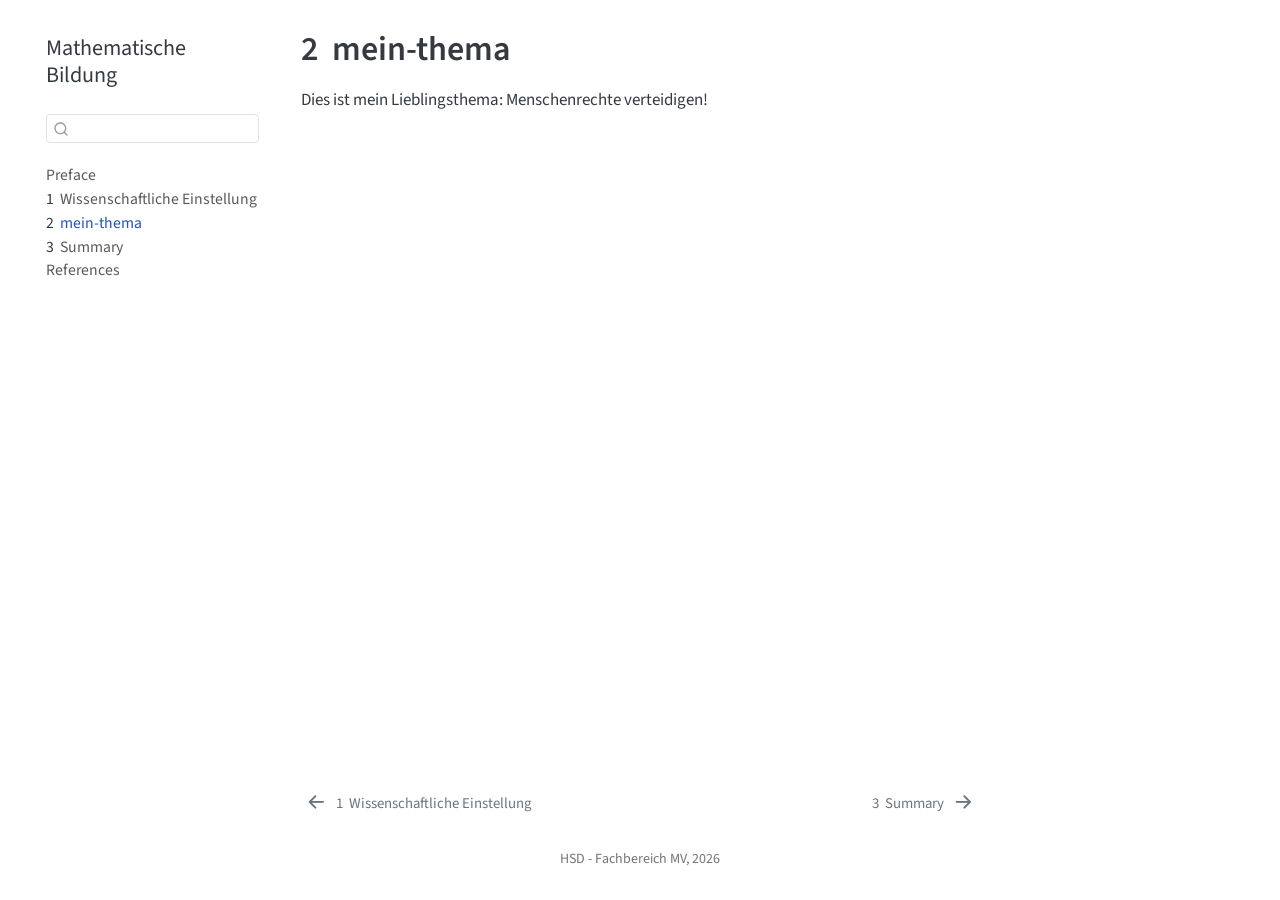
<file: parts/mein-thema.html>
<!DOCTYPE html>
<html xmlns="http://www.w3.org/1999/xhtml" lang="en" xml:lang="en"><head>

<meta charset="utf-8">
<meta name="generator" content="quarto-1.10.18">

<meta name="viewport" content="width=device-width, initial-scale=1.0, user-scalable=yes">


<title>2&nbsp; mein-thema – Mathematische Bildung</title>
<style>
/* Default styles provided by pandoc.
** See https://pandoc.org/MANUAL.html#variables-for-html for config info.
*/
span.smallcaps{font-variant: small-caps;}
div.columns{display: flex; gap: 1.5em;}
div.column{flex: auto;}
@media screen {
div.columns{gap: min(4vw, 1.5em);}
div.column{overflow-x: auto;}
}
div.hanging-indent{margin-left: 1.5em; text-indent: -1.5em;}
ul.task-list{list-style: none;}
ul.task-list li input[type="checkbox"] {
  width: 0.8em;
  margin: 0 0.8em 0.2em -1em; /* quarto-specific, see https://github.com/quarto-dev/quarto-cli/issues/4556 */ 
  vertical-align: middle;
}
</style>


<script src="../site_libs/quarto-nav/quarto-nav.js"></script>
<script src="../site_libs/quarto-nav/headroom.min.js"></script>
<script src="../site_libs/clipboard/clipboard.min.js"></script>
<script src="../site_libs/quarto-search/autocomplete.umd.js"></script>
<script src="../site_libs/quarto-search/fuse.min.js"></script>
<script src="../site_libs/quarto-search/quarto-search.js"></script>
<meta name="quarto:offset" content="../">
<link href="../summary.html" rel="next">
<link href="../intro.html" rel="prev">
<script src="../site_libs/quarto-html/quarto.js" type="module"></script>
<script src="../site_libs/quarto-html/tabsets/tabsets.js" type="module"></script>
<script src="../site_libs/quarto-html/popper.min.js"></script>
<script src="../site_libs/quarto-html/tippy.umd.min.js"></script>
<script src="../site_libs/quarto-html/anchor.min.js"></script>
<link href="../site_libs/quarto-html/tippy.css" rel="stylesheet">
<link href="../site_libs/quarto-html/quarto-syntax-highlighting-64a204ab8560d761af7679ceaba22944.css" rel="stylesheet" id="quarto-text-highlighting-styles">
<script src="../site_libs/bootstrap/bootstrap.min.js"></script>
<link href="../site_libs/bootstrap/bootstrap-icons.css" rel="stylesheet">
<link href="../site_libs/bootstrap/bootstrap-77e3a8b38871266a3f47dbc46bde52b4.min.css" rel="stylesheet" append-hash="true" id="quarto-bootstrap" data-mode="light">
<script id="quarto-search-options" type="application/json">{
  "location": "sidebar",
  "copy-button": false,
  "collapse-after": 3,
  "panel-placement": "start",
  "type": "textbox",
  "limit": 50,
  "keyboard-shortcut": [
    "f",
    "/",
    "s"
  ],
  "show-item-context": false,
  "language": {
    "search-no-results-text": "No results",
    "search-matching-documents-text": "matching documents",
    "search-copy-link-title": "Copy link to search",
    "search-hide-matches-text": "Hide additional matches",
    "search-more-match-text": "more match in this document",
    "search-more-matches-text": "more matches in this document",
    "search-clear-button-title": "Clear",
    "search-text-placeholder": "",
    "search-detached-cancel-button-title": "Cancel",
    "search-submit-button-title": "Submit",
    "search-label": "Search"
  }
}</script>


</head>

<body class="nav-sidebar floating quarto-light">

<div id="quarto-search-results"></div>
  <header id="quarto-header" class="headroom fixed-top">
  <nav class="quarto-secondary-nav">
    <div class="container-fluid d-flex">
      <button type="button" class="quarto-btn-toggle btn" data-bs-toggle="collapse" role="button" data-bs-target=".quarto-sidebar-collapse-item" aria-controls="quarto-sidebar" aria-expanded="false" aria-label="Toggle sidebar navigation" onclick="if (window.quartoToggleHeadroom) { window.quartoToggleHeadroom(); }">
        <i class="bi bi-layout-text-sidebar-reverse"></i>
      </button>
        <nav class="quarto-page-breadcrumbs" aria-label="breadcrumb"><ol class="breadcrumb"><li class="breadcrumb-item"><a href="../parts/mein-thema.html"><span class="chapter-number">2</span>&nbsp; <span class="chapter-title">mein-thema</span></a></li></ol></nav>
        <a class="flex-grow-1" role="navigation" data-bs-toggle="collapse" data-bs-target=".quarto-sidebar-collapse-item" aria-controls="quarto-sidebar" aria-expanded="false" aria-label="Toggle sidebar navigation" onclick="if (window.quartoToggleHeadroom) { window.quartoToggleHeadroom(); }">      
        </a>
      <button type="button" class="btn quarto-search-button" aria-label="Search" onclick="window.quartoOpenSearch();">
        <i class="bi bi-search"></i>
      </button>
    </div>
  </nav>
</header>
<!-- content -->
<div id="quarto-content" class="quarto-container page-columns page-rows-contents page-layout-article">
<!-- sidebar -->
  <nav id="quarto-sidebar" class="sidebar collapse collapse-horizontal quarto-sidebar-collapse-item sidebar-navigation floating overflow-auto">
    <div class="pt-lg-2 mt-2 text-left sidebar-header">
    <div class="sidebar-title mb-0 py-0">
      <a href="../">Mathematische Bildung</a> 
    </div>
      </div>
        <div class="mt-2 flex-shrink-0 align-items-center">
        <div class="sidebar-search">
        <div id="quarto-search" class="" title="Search"></div>
        </div>
        </div>
    <div class="sidebar-menu-container"> 
    <ul class="list-unstyled mt-1">
        <li class="sidebar-item">
  <div class="sidebar-item-container"> 
  <a href="../index.html" class="sidebar-item-text sidebar-link">
 <span class="menu-text">Preface</span></a>
  </div>
</li>
        <li class="sidebar-item">
  <div class="sidebar-item-container"> 
  <a href="../intro.html" class="sidebar-item-text sidebar-link">
 <span class="menu-text"><span class="chapter-number">1</span>&nbsp; <span class="chapter-title">Wissenschaftliche Einstellung</span></span></a>
  </div>
</li>
        <li class="sidebar-item">
  <div class="sidebar-item-container"> 
  <a href="../parts/mein-thema.html" class="sidebar-item-text sidebar-link active">
 <span class="menu-text"><span class="chapter-number">2</span>&nbsp; <span class="chapter-title">mein-thema</span></span></a>
  </div>
</li>
        <li class="sidebar-item">
  <div class="sidebar-item-container"> 
  <a href="../summary.html" class="sidebar-item-text sidebar-link">
 <span class="menu-text"><span class="chapter-number">3</span>&nbsp; <span class="chapter-title">Summary</span></span></a>
  </div>
</li>
        <li class="sidebar-item">
  <div class="sidebar-item-container"> 
  <a href="../references.html" class="sidebar-item-text sidebar-link">
 <span class="menu-text">References</span></a>
  </div>
</li>
    </ul>
    </div>
</nav>
<div id="quarto-sidebar-glass" class="quarto-sidebar-collapse-item" data-bs-toggle="collapse" data-bs-target=".quarto-sidebar-collapse-item"></div>
<!-- margin-sidebar -->
    <div id="quarto-margin-sidebar" class="sidebar margin-sidebar zindex-bottom">
        
    </div>
<!-- main -->
<main class="content" id="quarto-document-content">

<header id="title-block-header" class="quarto-title-block default">
<div class="quarto-title">
<h1 class="title"><span class="chapter-number">2</span>&nbsp; <span class="chapter-title">mein-thema</span></h1>
</div>



<div class="quarto-title-meta">

    
  
    
  </div>
  


</header>


<p>Dies ist mein Lieblingsthema: Menschenrechte verteidigen!</p>



</main> <!-- /main -->
<script id="quarto-html-after-body" type="application/javascript">
  window.document.addEventListener("DOMContentLoaded", function (event) {
    const icon = "";
    const anchorJS = new window.AnchorJS();
    anchorJS.options = {
      placement: 'right',
      icon: icon
    };
    anchorJS.add('.anchored');
    const isCodeAnnotation = (el) => {
      for (const clz of el.classList) {
        if (clz.startsWith('code-annotation-')) {                     
          return true;
        }
      }
      return false;
    }
    const onCopySuccess = function(e) {
      // button target
      const button = e.trigger;
      // don't keep focus
      button.blur();
      // flash "checked"
      button.classList.add('code-copy-button-checked');
      var currentTitle = button.getAttribute("title");
      button.setAttribute("title", "Copied!");
      let tooltip;
      if (window.bootstrap) {
        button.setAttribute("data-bs-toggle", "tooltip");
        button.setAttribute("data-bs-placement", "left");
        button.setAttribute("data-bs-title", "Copied!");
        tooltip = new bootstrap.Tooltip(button, 
          { trigger: "manual", 
            customClass: "code-copy-button-tooltip",
            offset: [0, -8]});
        tooltip.show();    
      }
      setTimeout(function() {
        if (tooltip) {
          tooltip.hide();
          button.removeAttribute("data-bs-title");
          button.removeAttribute("data-bs-toggle");
          button.removeAttribute("data-bs-placement");
        }
        button.setAttribute("title", currentTitle);
        button.classList.remove('code-copy-button-checked');
      }, 1000);
      // clear code selection
      e.clearSelection();
    }
    const getTextToCopy = function(trigger) {
      const outerScaffold = trigger.parentElement.cloneNode(true);
      const codeEl = outerScaffold.querySelector('code');
      for (const childEl of codeEl.children) {
        if (isCodeAnnotation(childEl)) {
          childEl.remove();
        }
      }
      return codeEl.innerText;
    }
    const clipboard = new window.ClipboardJS('.code-copy-button:not([data-in-quarto-modal])', {
      text: getTextToCopy
    });
    clipboard.on('success', onCopySuccess);
    if (window.document.getElementById('quarto-embedded-source-code-modal')) {
      const clipboardModal = new window.ClipboardJS('.code-copy-button[data-in-quarto-modal]', {
        text: getTextToCopy,
        container: window.document.getElementById('quarto-embedded-source-code-modal')
      });
      clipboardModal.on('success', onCopySuccess);
    }
      var localhostRegex = new RegExp(/^(?:http|https):\/\/localhost\:?[0-9]*\//);
      var mailtoRegex = new RegExp(/^mailto:/);
        var filterRegex = new RegExp('/' + window.location.host + '/');
      var isInternal = (href) => {
          return filterRegex.test(href) || localhostRegex.test(href) || mailtoRegex.test(href);
      }
      // Inspect non-navigation links and adorn them if external
     var links = window.document.querySelectorAll('a[href]:not(.nav-link):not(.navbar-brand):not(.toc-action):not(.sidebar-link):not(.sidebar-item-toggle):not(.pagination-link):not(.no-external):not([aria-hidden]):not(.dropdown-item):not(.quarto-navigation-tool):not(.about-link)');
      for (var i=0; i<links.length; i++) {
        const link = links[i];
        if (!isInternal(link.href)) {
          // undo the damage that might have been done by quarto-nav.js in the case of
          // links that we want to consider external
          if (link.dataset.originalHref !== undefined) {
            link.href = link.dataset.originalHref;
          }
        }
      }
    function tippyHover(el, contentFn, onTriggerFn, onUntriggerFn) {
      const config = {
        allowHTML: true,
        maxWidth: 500,
        delay: 100,
        arrow: false,
        appendTo: function(el) {
            return el.parentElement;
        },
        interactive: true,
        interactiveBorder: 10,
        theme: 'quarto',
        placement: 'bottom-start',
      };
      if (contentFn) {
        config.content = contentFn;
      }
      if (onTriggerFn) {
        config.onTrigger = onTriggerFn;
      }
      if (onUntriggerFn) {
        config.onUntrigger = onUntriggerFn;
      }
      window.tippy(el, config); 
    }
    const noterefs = window.document.querySelectorAll('a[role="doc-noteref"]');
    for (var i=0; i<noterefs.length; i++) {
      const ref = noterefs[i];
      tippyHover(ref, function() {
        // use id or data attribute instead here
        let href = ref.getAttribute('data-footnote-href') || ref.getAttribute('href');
        try { href = new URL(href).hash; } catch {}
        const id = href.replace(/^#\/?/, "");
        const note = window.document.getElementById(id);
        if (note) {
          return note.innerHTML;
        } else {
          return "";
        }
      });
    }
    const xrefs = window.document.querySelectorAll('a.quarto-xref');
    const processXRef = (id, note) => {
      // Strip column container classes
      const stripColumnClz = (el) => {
        el.classList.remove("page-full", "page-columns");
        if (el.children) {
          for (const child of el.children) {
            stripColumnClz(child);
          }
        }
      }
      stripColumnClz(note)
      if (id === null || id.startsWith('sec-')) {
        // Special case sections, only their first couple elements
        const container = document.createElement("div");
        if (note.children && note.children.length > 2) {
          container.appendChild(note.children[0].cloneNode(true));
          for (let i = 1; i < note.children.length; i++) {
            const child = note.children[i];
            if (child.tagName === "P" && child.innerText === "") {
              continue;
            } else {
              container.appendChild(child.cloneNode(true));
              break;
            }
          }
          if (window.Quarto?.typesetMath) {
            window.Quarto.typesetMath(container);
          }
          return container.innerHTML
        } else {
          if (window.Quarto?.typesetMath) {
            window.Quarto.typesetMath(note);
          }
          return note.innerHTML;
        }
      } else {
        // Remove any anchor links if they are present
        const anchorLink = note.querySelector('a.anchorjs-link');
        if (anchorLink) {
          anchorLink.remove();
        }
        if (window.Quarto?.typesetMath) {
          window.Quarto.typesetMath(note);
        }
        if (note.classList.contains("callout")) {
          return note.outerHTML;
        } else {
          return note.innerHTML;
        }
      }
    }
    for (var i=0; i<xrefs.length; i++) {
      const xref = xrefs[i];
      tippyHover(xref, undefined, function(instance) {
        instance.disable();
        let url = xref.getAttribute('href');
        let hash = undefined; 
        if (url.startsWith('#')) {
          hash = url;
        } else {
          try { hash = new URL(url).hash; } catch {}
        }
        if (hash) {
          const id = hash.replace(/^#\/?/, "");
          const note = window.document.getElementById(id);
          if (note !== null) {
            try {
              const html = processXRef(id, note.cloneNode(true));
              instance.setContent(html);
            } finally {
              instance.enable();
              instance.show();
            }
          } else {
            // See if we can fetch this
            fetch(url.split('#')[0])
            .then(res => res.text())
            .then(html => {
              const parser = new DOMParser();
              const htmlDoc = parser.parseFromString(html, "text/html");
              const note = htmlDoc.getElementById(id);
              if (note !== null) {
                const html = processXRef(id, note);
                instance.setContent(html);
              } 
            }).finally(() => {
              instance.enable();
              instance.show();
            });
          }
        } else {
          // See if we can fetch a full url (with no hash to target)
          // This is a special case and we should probably do some content thinning / targeting
          fetch(url)
          .then(res => res.text())
          .then(html => {
            const parser = new DOMParser();
            const htmlDoc = parser.parseFromString(html, "text/html");
            const note = htmlDoc.querySelector('main.content');
            if (note !== null) {
              // This should only happen for chapter cross references
              // (since there is no id in the URL)
              // remove the first header
              if (note.children.length > 0 && note.children[0].tagName === "HEADER") {
                note.children[0].remove();
              }
              const html = processXRef(null, note);
              instance.setContent(html);
            } 
          }).finally(() => {
            instance.enable();
            instance.show();
          });
        }
      }, function(instance) {
      });
    }
        let selectedAnnoteEl;
        const selectorForAnnotation = ( cell, annotation) => {
          let cellAttr = 'data-code-cell="' + cell + '"';
          let lineAttr = 'data-code-annotation="' +  annotation + '"';
          const selector = 'span[' + cellAttr + '][' + lineAttr + ']';
          return selector;
        }
        const selectCodeLines = (annoteEl) => {
          const doc = window.document;
          const targetCell = annoteEl.getAttribute("data-target-cell");
          const targetAnnotation = annoteEl.getAttribute("data-target-annotation");
          const annoteSpan = window.document.querySelector(selectorForAnnotation(targetCell, targetAnnotation));
          const lines = annoteSpan.getAttribute("data-code-lines").split(",");
          const lineIds = lines.map((line) => {
            return targetCell + "-" + line;
          })
          let top = null;
          let height = null;
          let parent = null;
          if (lineIds.length > 0) {
              //compute the position of the single el (top and bottom and make a div)
              const el = window.document.getElementById(lineIds[0]);
              top = el.offsetTop;
              height = el.offsetHeight;
              parent = el.parentElement.parentElement;
            if (lineIds.length > 1) {
              const lastEl = window.document.getElementById(lineIds[lineIds.length - 1]);
              const bottom = lastEl.offsetTop + lastEl.offsetHeight;
              height = bottom - top;
            }
            if (top !== null && height !== null && parent !== null) {
              // cook up a div (if necessary) and position it 
              let div = window.document.getElementById("code-annotation-line-highlight");
              if (div === null) {
                div = window.document.createElement("div");
                div.setAttribute("id", "code-annotation-line-highlight");
                div.style.position = 'absolute';
                parent.appendChild(div);
              }
              div.style.top = top - 2 + "px";
              div.style.height = height + 4 + "px";
              div.style.left = 0;
              let gutterDiv = window.document.getElementById("code-annotation-line-highlight-gutter");
              if (gutterDiv === null) {
                gutterDiv = window.document.createElement("div");
                gutterDiv.setAttribute("id", "code-annotation-line-highlight-gutter");
                gutterDiv.style.position = 'absolute';
                const codeCell = window.document.getElementById(targetCell);
                const gutter = codeCell.querySelector('.code-annotation-gutter');
                gutter.appendChild(gutterDiv);
              }
              gutterDiv.style.top = top - 2 + "px";
              gutterDiv.style.height = height + 4 + "px";
            }
            selectedAnnoteEl = annoteEl;
          }
        };
        const unselectCodeLines = () => {
          const elementsIds = ["code-annotation-line-highlight", "code-annotation-line-highlight-gutter"];
          elementsIds.forEach((elId) => {
            const div = window.document.getElementById(elId);
            if (div) {
              div.remove();
            }
          });
          selectedAnnoteEl = undefined;
        };
          // Handle positioning of the toggle
      window.addEventListener(
        "resize",
        throttle(() => {
          elRect = undefined;
          if (selectedAnnoteEl) {
            selectCodeLines(selectedAnnoteEl);
          }
        }, 10)
      );
      function throttle(fn, ms) {
      let throttle = false;
      let timer;
        return (...args) => {
          if(!throttle) { // first call gets through
              fn.apply(this, args);
              throttle = true;
          } else { // all the others get throttled
              if(timer) clearTimeout(timer); // cancel #2
              timer = setTimeout(() => {
                fn.apply(this, args);
                timer = throttle = false;
              }, ms);
          }
        };
      }
        // Attach click handler to the DT
        const annoteDls = window.document.querySelectorAll('dt[data-target-cell]');
        for (const annoteDlNode of annoteDls) {
          annoteDlNode.addEventListener('click', (event) => {
            const clickedEl = event.target;
            if (clickedEl !== selectedAnnoteEl) {
              unselectCodeLines();
              const activeEl = window.document.querySelector('dt[data-target-cell].code-annotation-active');
              if (activeEl) {
                activeEl.classList.remove('code-annotation-active');
              }
              selectCodeLines(clickedEl);
              clickedEl.classList.add('code-annotation-active');
            } else {
              // Unselect the line
              unselectCodeLines();
              clickedEl.classList.remove('code-annotation-active');
            }
          });
        }
    const findCites = (el) => {
      const parentEl = el.parentElement;
      if (parentEl) {
        const cites = parentEl.dataset.cites;
        if (cites) {
          return {
            el,
            cites: cites.split(' ')
          };
        } else {
          return findCites(el.parentElement)
        }
      } else {
        return undefined;
      }
    };
    var bibliorefs = window.document.querySelectorAll('a[role="doc-biblioref"]');
    for (var i=0; i<bibliorefs.length; i++) {
      const ref = bibliorefs[i];
      const citeInfo = findCites(ref);
      if (citeInfo) {
        tippyHover(citeInfo.el, function() {
          var popup = window.document.createElement('div');
          citeInfo.cites.forEach(function(cite) {
            var citeDiv = window.document.createElement('div');
            citeDiv.classList.add('hanging-indent');
            citeDiv.classList.add('csl-entry');
            var biblioDiv = window.document.getElementById('ref-' + cite);
            if (biblioDiv) {
              citeDiv.innerHTML = biblioDiv.innerHTML;
            }
            popup.appendChild(citeDiv);
          });
          return popup.innerHTML;
        });
      }
    }
  });
  </script>
<nav class="page-navigation">
  <div class="nav-page nav-page-previous">
      <a href="../intro.html" class="pagination-link" aria-label="Wissenschaftliche Einstellung">
        <i class="bi bi-arrow-left-short"></i> <span class="nav-page-text"><span class="chapter-number">1</span>&nbsp; <span class="chapter-title">Wissenschaftliche Einstellung</span></span>
      </a>          
  </div>
  <div class="nav-page nav-page-next">
      <a href="../summary.html" class="pagination-link" aria-label="Summary">
        <span class="nav-page-text"><span class="chapter-number">3</span>&nbsp; <span class="chapter-title">Summary</span></span> <i class="bi bi-arrow-right-short"></i>
      </a>
  </div>
</nav>
</div> <!-- /content -->
<footer class="footer">
  <div class="nav-footer">
    <div class="nav-footer-left">
      &nbsp;
    </div>   
    <div class="nav-footer-center">
<p>HSD - Fachbereich MV, 2026</p>
</div>
    <div class="nav-footer-right">
      &nbsp;
    </div>
  </div>
</footer>




</body></html>
</file>
<file: site_libs/quarto-html/tippy.css>
.tippy-box[data-animation=fade][data-state=hidden]{opacity:0}[data-tippy-root]{max-width:calc(100vw - 10px)}.tippy-box{position:relative;background-color:#333;color:#fff;border-radius:4px;font-size:14px;line-height:1.4;white-space:normal;outline:0;transition-property:transform,visibility,opacity}.tippy-box[data-placement^=top]>.tippy-arrow{bottom:0}.tippy-box[data-placement^=top]>.tippy-arrow:before{bottom:-7px;left:0;border-width:8px 8px 0;border-top-color:initial;transform-origin:center top}.tippy-box[data-placement^=bottom]>.tippy-arrow{top:0}.tippy-box[data-placement^=bottom]>.tippy-arrow:before{top:-7px;left:0;border-width:0 8px 8px;border-bottom-color:initial;transform-origin:center bottom}.tippy-box[data-placement^=left]>.tippy-arrow{right:0}.tippy-box[data-placement^=left]>.tippy-arrow:before{border-width:8px 0 8px 8px;border-left-color:initial;right:-7px;transform-origin:center left}.tippy-box[data-placement^=right]>.tippy-arrow{left:0}.tippy-box[data-placement^=right]>.tippy-arrow:before{left:-7px;border-width:8px 8px 8px 0;border-right-color:initial;transform-origin:center right}.tippy-box[data-inertia][data-state=visible]{transition-timing-function:cubic-bezier(.54,1.5,.38,1.11)}.tippy-arrow{width:16px;height:16px;color:#333}.tippy-arrow:before{content:"";position:absolute;border-color:transparent;border-style:solid}.tippy-content{position:relative;padding:5px 9px;z-index:1}
</file>
<file: site_libs/quarto-html/quarto-syntax-highlighting-64a204ab8560d761af7679ceaba22944.css>
/* quarto syntax highlight colors */
:root {
  --quarto-hl-ot-color: #003B4F;
  --quarto-hl-at-color: #657422;
  --quarto-hl-ss-color: #20794D;
  --quarto-hl-an-color: #5E5E5E;
  --quarto-hl-fu-color: #4758AB;
  --quarto-hl-st-color: #20794D;
  --quarto-hl-cf-color: #003B4F;
  --quarto-hl-op-color: #5E5E5E;
  --quarto-hl-er-color: #AD0000;
  --quarto-hl-bn-color: #AD0000;
  --quarto-hl-al-color: #AD0000;
  --quarto-hl-va-color: #111111;
  --quarto-hl-bu-color: inherit;
  --quarto-hl-ex-color: inherit;
  --quarto-hl-pp-color: #AD0000;
  --quarto-hl-in-color: #5E5E5E;
  --quarto-hl-vs-color: #20794D;
  --quarto-hl-wa-color: #5E5E5E;
  --quarto-hl-do-color: #5E5E5E;
  --quarto-hl-im-color: #00769E;
  --quarto-hl-ch-color: #20794D;
  --quarto-hl-dt-color: #AD0000;
  --quarto-hl-fl-color: #AD0000;
  --quarto-hl-co-color: #5E5E5E;
  --quarto-hl-cv-color: #5E5E5E;
  --quarto-hl-cn-color: #8f5902;
  --quarto-hl-sc-color: #5E5E5E;
  --quarto-hl-dv-color: #AD0000;
  --quarto-hl-kw-color: #003B4F;
}

/* other quarto variables */
:root {
  --quarto-font-monospace: SFMono-Regular, Menlo, Monaco, Consolas, "Liberation Mono", "Courier New", monospace;
}

/* syntax highlight based on Pandoc's rules */
pre > code.sourceCode > span {
  color: #003B4F;
}

code.sourceCode > span {
  color: #003B4F;
}

div.sourceCode,
div.sourceCode pre.sourceCode {
  color: #003B4F;
}

/* Normal */
code span {
  color: #003B4F;
}

/* Alert */
code span.al {
  color: #AD0000;
  font-style: inherit;
}

/* Annotation */
code span.an {
  color: #5E5E5E;
  font-style: inherit;
}

/* Attribute */
code span.at {
  color: #657422;
  font-style: inherit;
}

/* BaseN */
code span.bn {
  color: #AD0000;
  font-style: inherit;
}

/* BuiltIn */
code span.bu {
  font-style: inherit;
}

/* ControlFlow */
code span.cf {
  color: #003B4F;
  font-weight: bold;
  font-style: inherit;
}

/* Char */
code span.ch {
  color: #20794D;
  font-style: inherit;
}

/* Constant */
code span.cn {
  color: #8f5902;
  font-style: inherit;
}

/* Comment */
code span.co {
  color: #5E5E5E;
  font-style: inherit;
}

/* CommentVar */
code span.cv {
  color: #5E5E5E;
  font-style: italic;
}

/* Documentation */
code span.do {
  color: #5E5E5E;
  font-style: italic;
}

/* DataType */
code span.dt {
  color: #AD0000;
  font-style: inherit;
}

/* DecVal */
code span.dv {
  color: #AD0000;
  font-style: inherit;
}

/* Error */
code span.er {
  color: #AD0000;
  font-style: inherit;
}

/* Extension */
code span.ex {
  font-style: inherit;
}

/* Float */
code span.fl {
  color: #AD0000;
  font-style: inherit;
}

/* Function */
code span.fu {
  color: #4758AB;
  font-style: inherit;
}

/* Import */
code span.im {
  color: #00769E;
  font-style: inherit;
}

/* Information */
code span.in {
  color: #5E5E5E;
  font-style: inherit;
}

/* Keyword */
code span.kw {
  color: #003B4F;
  font-weight: bold;
  font-style: inherit;
}

/* Operator */
code span.op {
  color: #5E5E5E;
  font-style: inherit;
}

/* Other */
code span.ot {
  color: #003B4F;
  font-style: inherit;
}

/* Preprocessor */
code span.pp {
  color: #AD0000;
  font-style: inherit;
}

/* SpecialChar */
code span.sc {
  color: #5E5E5E;
  font-style: inherit;
}

/* SpecialString */
code span.ss {
  color: #20794D;
  font-style: inherit;
}

/* String */
code span.st {
  color: #20794D;
  font-style: inherit;
}

/* Variable */
code span.va {
  color: #111111;
  font-style: inherit;
}

/* VerbatimString */
code span.vs {
  color: #20794D;
  font-style: inherit;
}

/* Warning */
code span.wa {
  color: #5E5E5E;
  font-style: italic;
}

.prevent-inlining {
  content: "</";
}

/*# sourceMappingURL=9d8d5bb603a83b8298b89080a598c93b.css.map */
</file>
